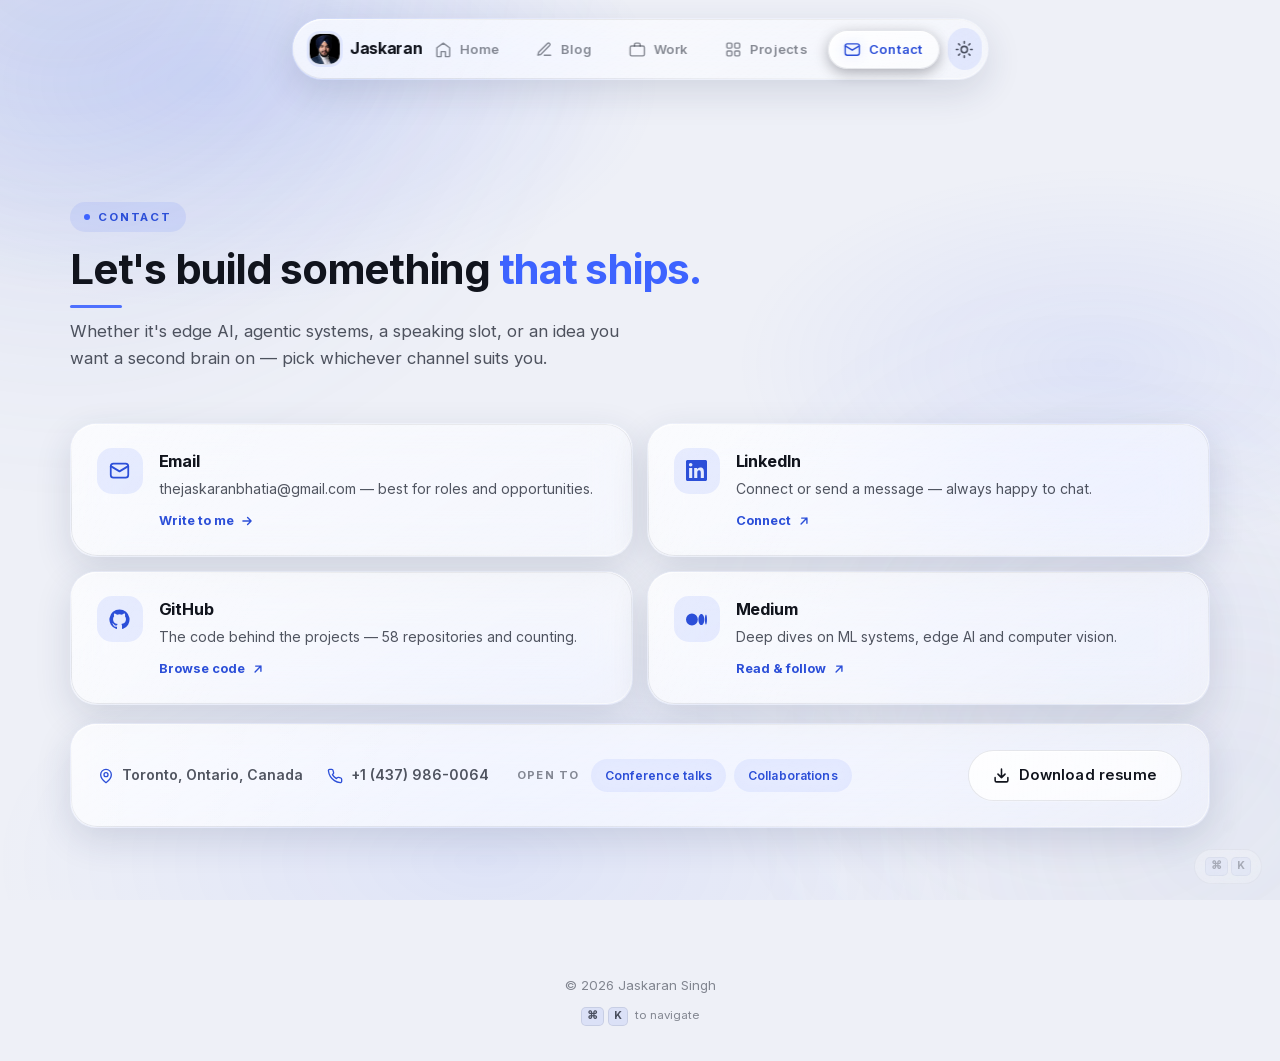
<file: contact.html>
<!DOCTYPE html>
<html lang="en">

<head>
  <meta charset="UTF-8">
  <meta name="viewport" content="width=device-width, initial-scale=1.0, viewport-fit=cover">
  <title>Contact — Jaskaran Singh</title>
  <meta name="description" content="Get in touch with Jaskaran Singh — Senior ML Engineer. Open to roles, conference talks and collaborations.">
  <meta name="theme-color" content="#07080d">

  <meta property="og:type" content="website">
  <meta property="og:title" content="Contact — Jaskaran Singh">
  <meta property="og:description" content="Get in touch — open to roles, conference talks and collaborations.">
  <meta property="og:image" content="https://thejaskaranbhatia.com/assets/images/og-card.png">
  <meta property="og:image:width" content="1200">
  <meta property="og:image:height" content="630">
  <meta name="twitter:card" content="summary_large_image">
  <meta name="twitter:title" content="Contact — Jaskaran Singh">
  <meta name="twitter:description" content="Get in touch — open to roles, conference talks and collaborations.">
  <meta name="twitter:image" content="https://thejaskaranbhatia.com/assets/images/og-card.png">

  <link rel="canonical" href="https://thejaskaranbhatia.com/contact.html">

  <link rel="shortcut icon" href="/assets/images/logo.ico" type="image/x-icon">

  <link rel="preload" href="/assets/fonts/inter-var.woff2" as="font" type="font/woff2" crossorigin>

  <link rel="stylesheet" href="/assets/css/main.css">
</head>

<body class="subbg">

  <div class="ambient" aria-hidden="true">
    <div class="blob blob-a"></div>
    <div class="blob blob-b"></div>
    <div class="blob blob-c"></div>
  </div>

  <nav class="dock glass" aria-label="Primary">
    <a class="dock-brand" href="/">
      <img class="mark-img" src="/assets/images/my-avatar.webp" alt="Jaskaran Singh">
      <span>Jaskaran</span>
    </a>

    <a class="dock-link" href="/">
      <svg viewBox="0 0 24 24" fill="none" stroke="currentColor" stroke-width="2" stroke-linecap="round" stroke-linejoin="round"><path d="M3 9.5 12 3l9 6.5V21a1 1 0 0 1-1 1h-5v-7h-6v7H4a1 1 0 0 1-1-1Z"/></svg>
      <span>Home</span>
    </a>
    <a class="dock-link" href="/blog.html">
      <svg viewBox="0 0 24 24" fill="none" stroke="currentColor" stroke-width="2" stroke-linecap="round" stroke-linejoin="round"><path d="M12 20h9"/><path d="M16.5 3.5a2.1 2.1 0 0 1 3 3L7 19l-4 1 1-4Z"/></svg>
      <span>Blog</span>
    </a>
    <a class="dock-link" href="/experience.html">
      <svg viewBox="0 0 24 24" fill="none" stroke="currentColor" stroke-width="2" stroke-linecap="round" stroke-linejoin="round"><rect x="2" y="7" width="20" height="14" rx="2"/><path d="M16 7V5a2 2 0 0 0-2-2h-4a2 2 0 0 0-2 2v2"/></svg>
      <span>Work</span>
    </a>
    <a class="dock-link" href="/projects.html">
      <svg viewBox="0 0 24 24" fill="none" stroke="currentColor" stroke-width="2" stroke-linecap="round" stroke-linejoin="round"><rect x="3" y="3" width="7" height="7" rx="1.5"/><rect x="14" y="3" width="7" height="7" rx="1.5"/><rect x="3" y="14" width="7" height="7" rx="1.5"/><rect x="14" y="14" width="7" height="7" rx="1.5"/></svg>
      <span>Projects</span>
    </a>
    <a class="dock-link active" href="/contact.html">
      <svg viewBox="0 0 24 24" fill="none" stroke="currentColor" stroke-width="2" stroke-linecap="round" stroke-linejoin="round"><rect x="2" y="4" width="20" height="16" rx="3"/><path d="m22 7-10 6L2 7"/></svg>
      <span>Contact</span>
    </a>

    <button class="theme-btn" data-theme-toggle aria-label="Toggle theme">
      <svg class="moon" viewBox="0 0 24 24" fill="none" stroke="currentColor" stroke-width="2" stroke-linecap="round" stroke-linejoin="round"><path d="M21 12.8A9 9 0 1 1 11.2 3 7 7 0 0 0 21 12.8Z"/></svg>
      <svg class="sun" viewBox="0 0 24 24" fill="none" stroke="currentColor" stroke-width="2" stroke-linecap="round" stroke-linejoin="round"><circle cx="12" cy="12" r="4"/><path d="M12 2v2m0 16v2M4.9 4.9l1.4 1.4m11.4 11.4 1.4 1.4M2 12h2m16 0h2M4.9 19.1l1.4-1.4M17.7 6.3l1.4-1.4"/></svg>
    </button>
  </nav>

  <main class="subpage">
    <section id="contact">
      <div class="wrap">
        <div class="section-head reveal">
          <span class="eyebrow">Contact</span>
          <h2 class="section-title">Let's build something <span class="grad-text">that ships.</span></h2>
          <p class="section-sub">Whether it's edge AI, agentic systems, a speaking slot, or an idea you want
            a second brain on — pick whichever channel suits you.</p>
        </div>

        <div class="method-grid" data-stagger>
          <a class="method-card glass reveal" href="mailto:thejaskaranbhatia@gmail.com">
            <span class="m-ico">
              <svg viewBox="0 0 24 24" fill="none" stroke="currentColor" stroke-width="2" stroke-linecap="round" stroke-linejoin="round"><rect x="2" y="4" width="20" height="16" rx="3"/><path d="m22 7-10 6L2 7"/></svg>
            </span>
            <div>
              <h3>Email</h3>
              <p>thejaskaranbhatia@gmail.com — best for roles and opportunities.</p>
              <span class="peek-more">Write to me
                <svg viewBox="0 0 24 24" fill="none" stroke="currentColor" stroke-width="2.4" stroke-linecap="round" stroke-linejoin="round"><path d="M5 12h14m-6-6 6 6-6 6"/></svg></span>
            </div>
          </a>

          <a class="method-card glass reveal" href="https://linkedin.com/in/jaskaran-bhatia" target="_blank" rel="noopener">
            <span class="m-ico">
              <svg viewBox="0 0 24 24" fill="currentColor"><path d="M20.45 20.45h-3.55v-5.57c0-1.33-.03-3.04-1.85-3.04-1.86 0-2.14 1.45-2.14 2.94v5.67H9.35V9h3.41v1.56h.05a3.74 3.74 0 0 1 3.37-1.85c3.6 0 4.27 2.37 4.27 5.46ZM5.34 7.43a2.06 2.06 0 1 1 0-4.12 2.06 2.06 0 0 1 0 4.12ZM7.12 20.45H3.55V9h3.57ZM22.22 0H1.77C.79 0 0 .77 0 1.72v20.55C0 23.23.79 24 1.77 24h20.45c.98 0 1.78-.77 1.78-1.73V1.72C24 .77 23.2 0 22.22 0Z"/></svg>
            </span>
            <div>
              <h3>LinkedIn</h3>
              <p>Connect or send a message — always happy to chat.</p>
              <span class="peek-more">Connect
                <svg viewBox="0 0 24 24" fill="none" stroke="currentColor" stroke-width="2.4" stroke-linecap="round" stroke-linejoin="round"><path d="M7 17 17 7m0 0H8m9 0v9"/></svg></span>
            </div>
          </a>

          <a class="method-card glass reveal" href="https://github.com/jaskaranbhatia" target="_blank" rel="noopener">
            <span class="m-ico">
              <svg viewBox="0 0 24 24" fill="currentColor"><path d="M12 .5a11.5 11.5 0 0 0-3.64 22.42c.58.1.79-.25.79-.55v-2.15c-3.2.7-3.88-1.36-3.88-1.36-.52-1.33-1.28-1.68-1.28-1.68-1.05-.72.08-.7.08-.7 1.16.08 1.77 1.18 1.77 1.18 1.03 1.77 2.7 1.26 3.36.96.1-.74.4-1.26.73-1.55-2.56-.29-5.25-1.28-5.25-5.68 0-1.26.45-2.28 1.18-3.09-.12-.29-.51-1.46.11-3.05 0 0 .97-.31 3.17 1.18a11 11 0 0 1 5.78 0c2.2-1.49 3.16-1.18 3.16-1.18.63 1.59.24 2.76.12 3.05.74.81 1.18 1.83 1.18 3.09 0 4.41-2.7 5.38-5.27 5.66.41.36.78 1.05.78 2.13v3.16c0 .3.2.66.8.55A11.5 11.5 0 0 0 12 .5Z"/></svg>
            </span>
            <div>
              <h3>GitHub</h3>
              <p>The code behind the projects — 58 repositories and counting.</p>
              <span class="peek-more">Browse code
                <svg viewBox="0 0 24 24" fill="none" stroke="currentColor" stroke-width="2.4" stroke-linecap="round" stroke-linejoin="round"><path d="M7 17 17 7m0 0H8m9 0v9"/></svg></span>
            </div>
          </a>

          <a class="method-card glass reveal" href="https://medium.com/@jaskaranbhatia" target="_blank" rel="noopener">
            <span class="m-ico">
              <svg viewBox="0 0 24 24" fill="currentColor"><path d="M13.54 12a6.8 6.8 0 0 1-6.77 6.82A6.8 6.8 0 0 1 0 12a6.8 6.8 0 0 1 6.77-6.82A6.8 6.8 0 0 1 13.54 12Zm7.42 0c0 3.54-1.51 6.42-3.38 6.42-1.87 0-3.39-2.88-3.39-6.42s1.52-6.42 3.39-6.42 3.38 2.87 3.38 6.42M24 12c0 3.17-.53 5.75-1.19 5.75-.66 0-1.19-2.58-1.19-5.75s.53-5.75 1.19-5.75S24 8.83 24 12Z"/></svg>
            </span>
            <div>
              <h3>Medium</h3>
              <p>Deep dives on ML systems, edge AI and computer vision.</p>
              <span class="peek-more">Read &amp; follow
                <svg viewBox="0 0 24 24" fill="none" stroke="currentColor" stroke-width="2.4" stroke-linecap="round" stroke-linejoin="round"><path d="M7 17 17 7m0 0H8m9 0v9"/></svg></span>
            </div>
          </a>
        </div>

        <div class="contact-extra glass reveal">
          <div class="ce-row">
            <span class="ce-item">
              <svg viewBox="0 0 24 24" fill="none" stroke="currentColor" stroke-width="2" stroke-linecap="round" stroke-linejoin="round"><path d="M20 10c0 6-8 12-8 12s-8-6-8-12a8 8 0 0 1 16 0Z"/><circle cx="12" cy="10" r="3"/></svg>
              Toronto, Ontario, Canada
            </span>
            <span class="ce-item">
              <svg viewBox="0 0 24 24" fill="none" stroke="currentColor" stroke-width="2" stroke-linecap="round" stroke-linejoin="round"><path d="M22 16.92v3a2 2 0 0 1-2.18 2 19.79 19.79 0 0 1-8.63-3.07 19.5 19.5 0 0 1-6-6 19.79 19.79 0 0 1-3.07-8.67A2 2 0 0 1 4.11 2h3a2 2 0 0 1 2 1.72c.12.96.37 1.9.72 2.81a2 2 0 0 1-.45 2.11L8.09 9.91a16 16 0 0 0 6 6l1.27-1.27a2 2 0 0 1 2.11-.45c.91.35 1.85.6 2.81.72A2 2 0 0 1 22 16.92Z"/></svg>
              +1 (437) 986-0064
            </span>
          </div>

          <div class="ce-open">
            <span class="ce-label">Open to</span>
            <div class="chip-row">
              <span class="chip chip-tonal">Conference talks</span>
              <span class="chip chip-tonal">Collaborations</span>
            </div>
          </div>

          <a class="btn btn-glass" href="/assets/Jaskaran_Singh_Resume.pdf" download>
            <svg viewBox="0 0 24 24" fill="none" stroke="currentColor" stroke-width="2.2" stroke-linecap="round" stroke-linejoin="round"><path d="M21 15v4a2 2 0 0 1-2 2H5a2 2 0 0 1-2-2v-4m4-5 5 5 5-5m-5 5V3"/></svg>
            Download resume
          </a>
        </div>
      </div>
    </section>
  </main>

  <footer>
    <div class="wrap">
      <p>© <span id="year">2026</span> Jaskaran Singh</p>
    </div>
  </footer>

  <script src="/assets/js/main.js" defer></script>
</body>

</html>
</file>
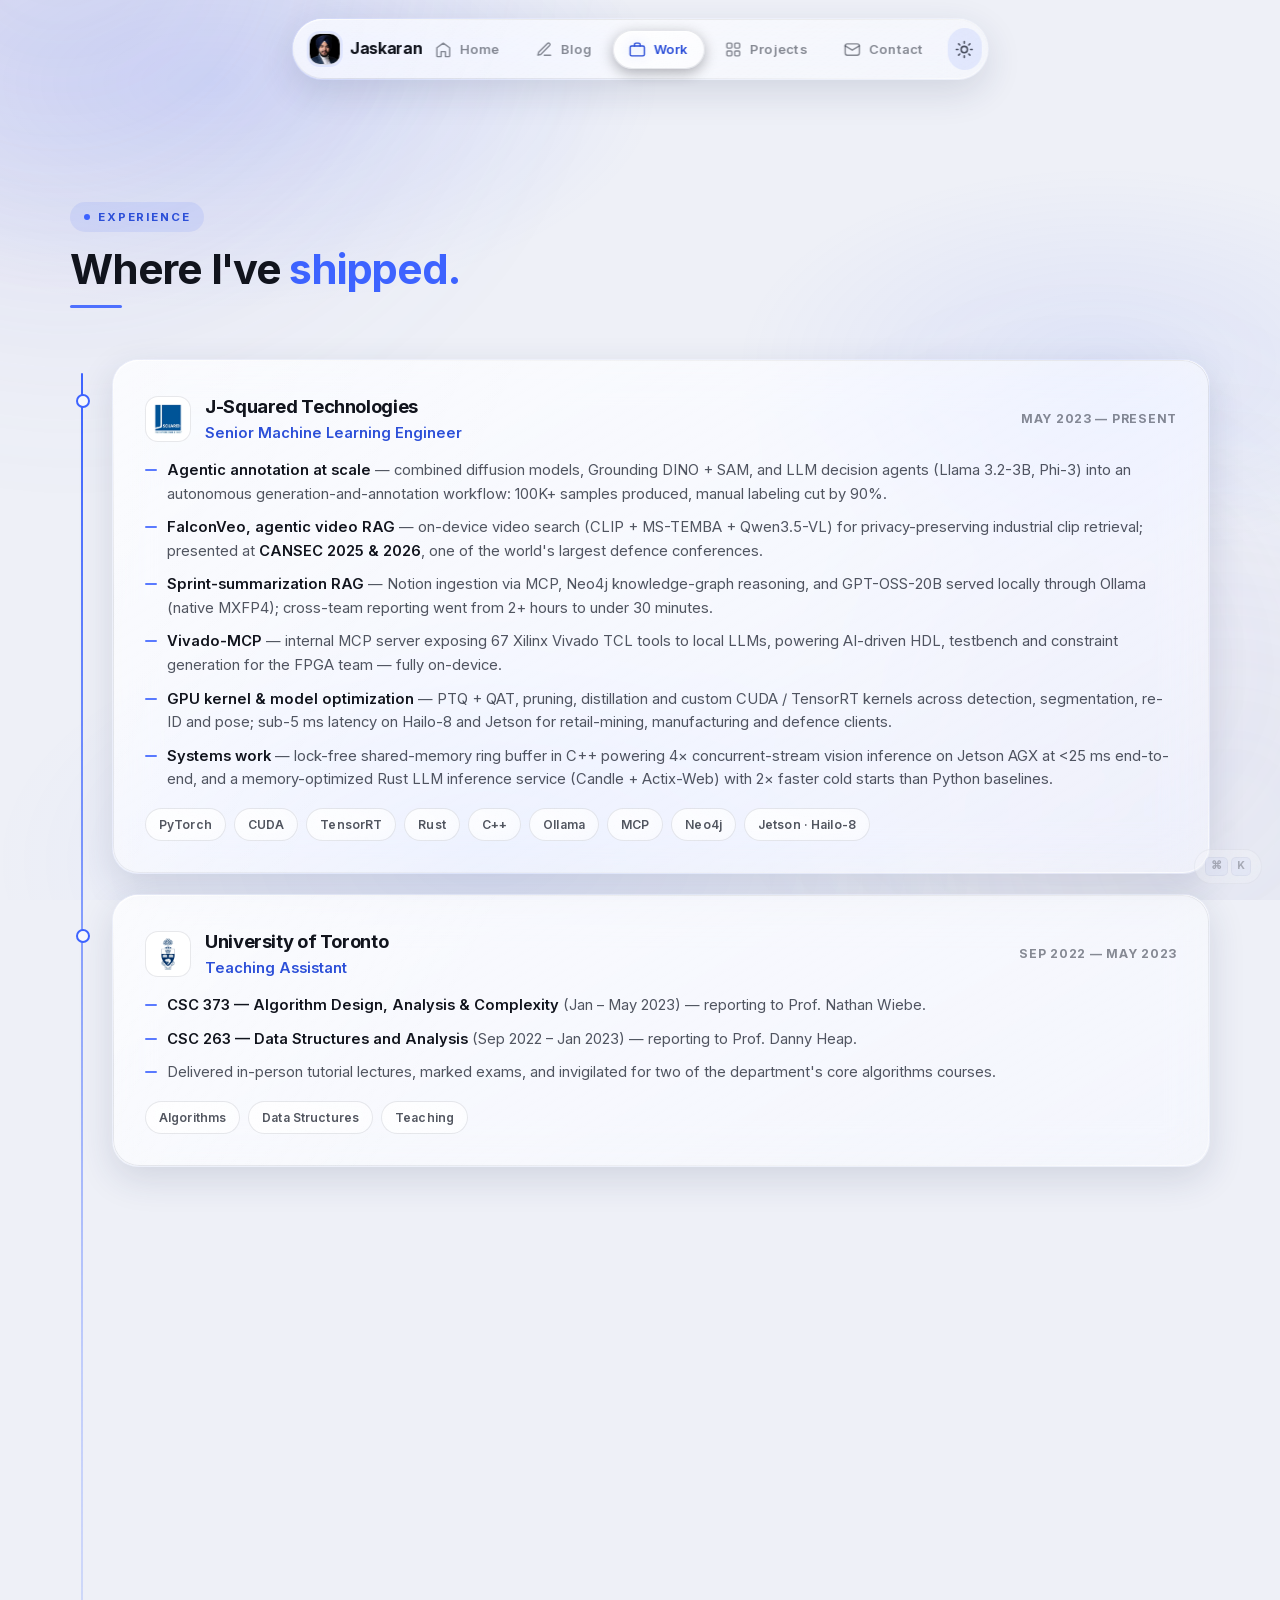
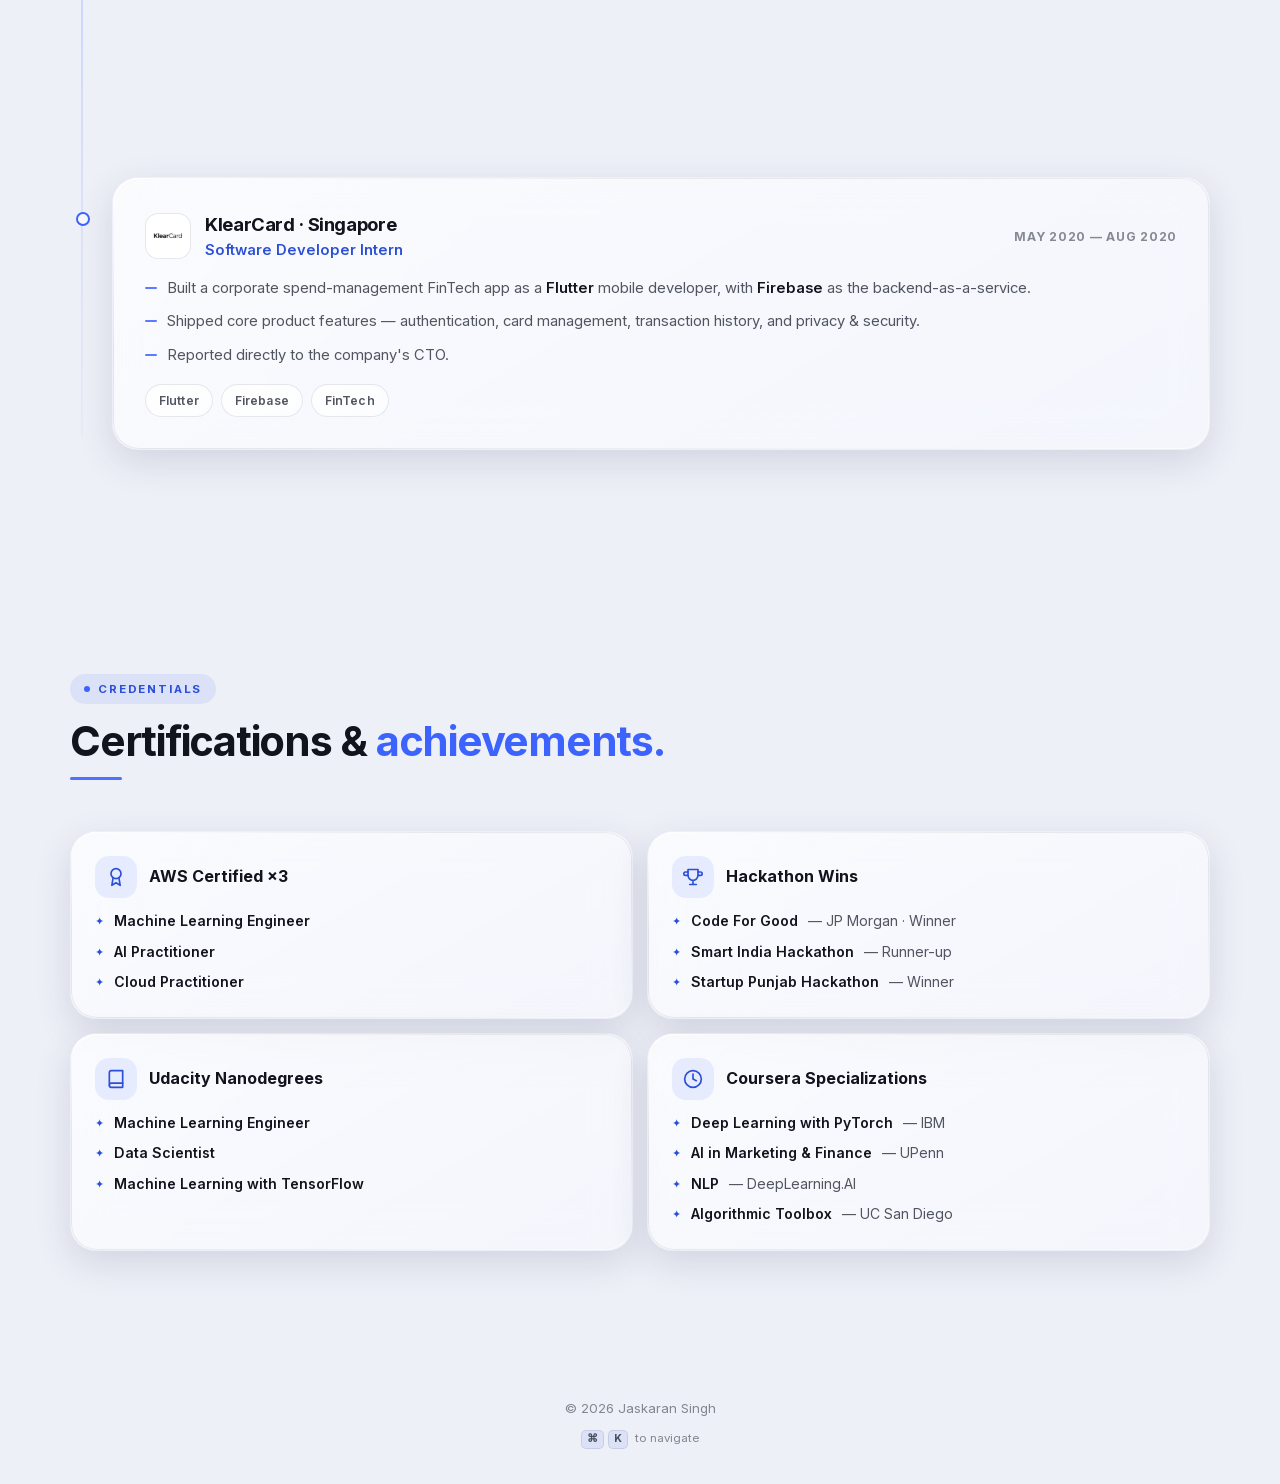
<file: experience.html>
<!DOCTYPE html>
<html lang="en">

<head>
  <meta charset="UTF-8">
  <meta name="viewport" content="width=device-width, initial-scale=1.0, viewport-fit=cover">
  <title>Experience — Jaskaran Singh</title>
  <meta name="description" content="Work experience, certifications and achievements of Jaskaran Singh — Senior ML Engineer.">
  <meta name="theme-color" content="#07080d">

  <meta property="og:type" content="website">
  <meta property="og:title" content="Experience — Jaskaran Singh">
  <meta property="og:description" content="Work experience, certifications and achievements of Jaskaran Singh — Senior ML Engineer.">

  <meta property="og:image" content="https://thejaskaranbhatia.com/assets/images/og-card.png">

  <meta property="og:image:width" content="1200">
  <meta property="og:image:height" content="630">
  <meta name="twitter:card" content="summary_large_image">
  <meta name="twitter:title" content="Experience — Jaskaran Singh">
  <meta name="twitter:description" content="Work experience, certifications and achievements of Jaskaran Singh — Senior ML Engineer.">
  <meta name="twitter:image" content="https://thejaskaranbhatia.com/assets/images/og-card.png">

  <link rel="canonical" href="https://thejaskaranbhatia.com/experience.html">

  <link rel="shortcut icon" href="/assets/images/logo.ico" type="image/x-icon">

  <link rel="preload" href="/assets/fonts/inter-var.woff2" as="font" type="font/woff2" crossorigin>

  <link rel="stylesheet" href="/assets/css/main.css">
</head>

<body class="subbg">

  <div class="ambient" aria-hidden="true">
    <div class="blob blob-a"></div>
    <div class="blob blob-b"></div>
    <div class="blob blob-c"></div>
  </div>

  <nav class="dock glass" aria-label="Primary">
    <a class="dock-brand" href="/">
      <img class="mark-img" src="/assets/images/my-avatar.webp" alt="Jaskaran Singh">
      <span>Jaskaran</span>
    </a>

    <a class="dock-link" href="/">
      <svg viewBox="0 0 24 24" fill="none" stroke="currentColor" stroke-width="2" stroke-linecap="round" stroke-linejoin="round"><path d="M3 9.5 12 3l9 6.5V21a1 1 0 0 1-1 1h-5v-7h-6v7H4a1 1 0 0 1-1-1Z"/></svg>
      <span>Home</span>
    </a>
    <a class="dock-link" href="/blog.html">
      <svg viewBox="0 0 24 24" fill="none" stroke="currentColor" stroke-width="2" stroke-linecap="round" stroke-linejoin="round"><path d="M12 20h9"/><path d="M16.5 3.5a2.1 2.1 0 0 1 3 3L7 19l-4 1 1-4Z"/></svg>
      <span>Blog</span>
    </a>
    <a class="dock-link active" href="/experience.html">
      <svg viewBox="0 0 24 24" fill="none" stroke="currentColor" stroke-width="2" stroke-linecap="round" stroke-linejoin="round"><rect x="2" y="7" width="20" height="14" rx="2"/><path d="M16 7V5a2 2 0 0 0-2-2h-4a2 2 0 0 0-2 2v2"/></svg>
      <span>Work</span>
    </a>
    <a class="dock-link" href="/projects.html">
      <svg viewBox="0 0 24 24" fill="none" stroke="currentColor" stroke-width="2" stroke-linecap="round" stroke-linejoin="round"><rect x="3" y="3" width="7" height="7" rx="1.5"/><rect x="14" y="3" width="7" height="7" rx="1.5"/><rect x="3" y="14" width="7" height="7" rx="1.5"/><rect x="14" y="14" width="7" height="7" rx="1.5"/></svg>
      <span>Projects</span>
    </a>
    <a class="dock-link" href="/contact.html">
      <svg viewBox="0 0 24 24" fill="none" stroke="currentColor" stroke-width="2" stroke-linecap="round" stroke-linejoin="round"><rect x="2" y="4" width="20" height="16" rx="3"/><path d="m22 7-10 6L2 7"/></svg>
      <span>Contact</span>
    </a>

    <button class="theme-btn" data-theme-toggle aria-label="Toggle theme">
      <svg class="moon" viewBox="0 0 24 24" fill="none" stroke="currentColor" stroke-width="2" stroke-linecap="round" stroke-linejoin="round"><path d="M21 12.8A9 9 0 1 1 11.2 3 7 7 0 0 0 21 12.8Z"/></svg>
      <svg class="sun" viewBox="0 0 24 24" fill="none" stroke="currentColor" stroke-width="2" stroke-linecap="round" stroke-linejoin="round"><circle cx="12" cy="12" r="4"/><path d="M12 2v2m0 16v2M4.9 4.9l1.4 1.4m11.4 11.4 1.4 1.4M2 12h2m16 0h2M4.9 19.1l1.4-1.4M17.7 6.3l1.4-1.4"/></svg>
    </button>
  </nav>

  <main class="subpage">
    <!-- ================= EXPERIENCE ================= -->
    <section id="experience">
      <div class="wrap">
        <div class="section-head reveal">
          <span class="eyebrow">Experience</span>
          <h2 class="section-title">Where I've <span class="grad-text">shipped.</span></h2>
        </div>

        <div class="timeline" data-stagger>
          <article class="xp-card glass reveal">
            <div class="xp-head">
              <img class="xp-logo" src="/assets/images/logo-jsquared.webp" alt="J-Squared Technologies logo" width="46" height="46" loading="lazy">
              <div class="xp-headtext">
                <h3>J-Squared Technologies</h3>
                <p class="role">Senior Machine Learning Engineer</p>
              </div>
              <span class="dates">May 2023 — Present</span>
            </div>
            <ul data-clamp style="--clamp-h: 15em">
              <li><strong>Agentic annotation at scale</strong> — combined diffusion models, Grounding DINO + SAM,
                and LLM decision agents (Llama&nbsp;3.2-3B, Phi-3) into an autonomous generation-and-annotation
                workflow: 100K+ samples produced, manual labeling cut by 90%.</li>
              <li><strong>FalconVeo, agentic video RAG</strong> — on-device video search (CLIP + MS-TEMBA +
                Qwen3.5-VL) for privacy-preserving industrial clip retrieval; presented at
                <strong>CANSEC 2025 &amp; 2026</strong>, one of the world's largest defence conferences.</li>
              <li><strong>Sprint-summarization RAG</strong> — Notion ingestion via MCP, Neo4j knowledge-graph
                reasoning, and GPT-OSS-20B served locally through Ollama (native MXFP4); cross-team reporting
                went from 2+ hours to under 30 minutes.</li>
              <li><strong>Vivado-MCP</strong> — internal MCP server exposing 67 Xilinx Vivado TCL tools to local
                LLMs, powering AI-driven HDL, testbench and constraint generation for the FPGA team — fully
                on-device.</li>
              <li><strong>GPU kernel &amp; model optimization</strong> — PTQ + QAT, pruning, distillation and
                custom CUDA / TensorRT kernels across detection, segmentation, re-ID and pose; sub-5&nbsp;ms
                latency on Hailo-8 and Jetson for retail-mining, manufacturing and defence clients.</li>
              <li><strong>Systems work</strong> — lock-free shared-memory ring buffer in C++ powering 4×
                concurrent-stream vision inference on Jetson AGX at &lt;25&nbsp;ms end-to-end, and a
                memory-optimized Rust LLM inference service (Candle + Actix-Web) with 2× faster cold starts
                than Python baselines.</li>
            </ul>
            <div class="chip-row xp-chips">
              <span class="chip">PyTorch</span><span class="chip">CUDA</span><span class="chip">TensorRT</span>
              <span class="chip">Rust</span><span class="chip">C++</span><span class="chip">Ollama</span>
              <span class="chip">MCP</span><span class="chip">Neo4j</span><span class="chip">Jetson · Hailo-8</span>
            </div>
          </article>

          <article class="xp-card glass reveal">
            <div class="xp-head">
              <img class="xp-logo" src="/assets/images/logo-uoft.webp" alt="University of Toronto logo" width="46" height="46" loading="lazy">
              <div class="xp-headtext">
                <h3>University of Toronto</h3>
                <p class="role">Teaching Assistant</p>
              </div>
              <span class="dates">Sep 2022 — May 2023</span>
            </div>
            <ul>
              <li><strong>CSC 373 — Algorithm Design, Analysis &amp; Complexity</strong> (Jan – May 2023) —
                reporting to Prof. Nathan Wiebe.</li>
              <li><strong>CSC 263 — Data Structures and Analysis</strong> (Sep 2022 – Jan 2023) —
                reporting to Prof. Danny Heap.</li>
              <li>Delivered in-person tutorial lectures, marked exams, and invigilated for two of the
                department's core algorithms courses.</li>
            </ul>
            <div class="chip-row xp-chips">
              <span class="chip">Algorithms</span><span class="chip">Data Structures</span><span class="chip">Teaching</span>
            </div>
          </article>

          <article class="xp-card glass reveal">
            <div class="xp-head">
              <img class="xp-logo" src="/assets/images/logo-jpmc.webp" alt="JP Morgan Chase logo" width="46" height="46" loading="lazy">
              <div class="xp-headtext">
                <h3>JP Morgan Chase</h3>
                <p class="role">Software Engineer</p>
              </div>
              <span class="dates">Jan 2022 — Aug 2022</span>
            </div>
            <ul>
              <li>Migrated customer-facing CIB microservices from Angular to React (Hooks + Redux); A/B-tested
                rollout drove +10% engagement and faster page loads, earning a team recognition award.</li>
              <li>Designed and shipped .NET Core REST APIs for production financial transaction workflows,
                hardened with rate limiting, URL escaping, CORS and CSRF protection.</li>
            </ul>
            <div class="chip-row xp-chips">
              <span class="chip">React</span><span class="chip">Redux</span><span class="chip">.NET Core</span>
              <span class="chip">Microservices</span>
            </div>
          </article>

          <article class="xp-card glass reveal">
            <div class="xp-head">
              <img class="xp-logo" src="/assets/images/logo-scaler.webp" alt="Scaler Academy logo" width="46" height="46" loading="lazy">
              <div class="xp-headtext">
                <h3>Scaler Academy</h3>
                <p class="role">Software Development Engineer Intern</p>
              </div>
              <span class="dates">Jul 2021 — Dec 2021</span>
            </div>
            <ul>
              <li>Rebuilt the referral and newsletter dashboards plus embeddable marketing widgets in React;
                the redesigned referral flow doubled the conversion rate.</li>
              <li>Built Rails REST APIs and ActiveRecord models for referral tracking and growth analytics,
                with SQL migrations and Jenkins CI/CD on AWS.</li>
            </ul>
            <div class="chip-row xp-chips">
              <span class="chip">React</span><span class="chip">Ruby on Rails</span><span class="chip">AWS</span>
              <span class="chip">Jenkins</span>
            </div>
          </article>

          <article class="xp-card glass reveal">
            <div class="xp-head">
              <img class="xp-logo" src="/assets/images/logo-klearcard.webp" alt="KlearCard logo" width="46" height="46" loading="lazy">
              <div class="xp-headtext">
                <h3>KlearCard · Singapore</h3>
                <p class="role">Software Developer Intern</p>
              </div>
              <span class="dates">May 2020 — Aug 2020</span>
            </div>
            <ul>
              <li>Built a corporate spend-management FinTech app as a <strong>Flutter</strong> mobile
                developer, with <strong>Firebase</strong> as the backend-as-a-service.</li>
              <li>Shipped core product features — authentication, card management, transaction history,
                and privacy &amp; security.</li>
              <li>Reported directly to the company's CTO.</li>
            </ul>
            <div class="chip-row xp-chips">
              <span class="chip">Flutter</span><span class="chip">Firebase</span><span class="chip">FinTech</span>
            </div>
          </article>
        </div>
      </div>
    </section>

    <!-- ================= ACHIEVEMENTS ================= -->
    <section id="achievements">
      <div class="wrap">
        <div class="section-head reveal">
          <span class="eyebrow">Credentials</span>
          <h2 class="section-title">Certifications &amp; <span class="grad-text">achievements.</span></h2>
        </div>

        <div class="ach-grid" data-stagger>
          <div class="ach-card glass reveal">
            <div class="a-head">
              <div class="a-icon">
                <svg viewBox="0 0 24 24" fill="none" stroke="currentColor" stroke-width="2" stroke-linecap="round" stroke-linejoin="round"><circle cx="12" cy="8" r="6"/><path d="M15.5 13 17 22l-5-3-5 3 1.5-9"/></svg>
              </div>
              <h3>AWS Certified ×3</h3>
            </div>
            <ul>
              <li><strong>Machine Learning Engineer</strong></li>
              <li><strong>AI Practitioner</strong></li>
              <li><strong>Cloud Practitioner</strong></li>
            </ul>
          </div>

          <div class="ach-card glass reveal">
            <div class="a-head">
              <div class="a-icon">
                <svg viewBox="0 0 24 24" fill="none" stroke="currentColor" stroke-width="2" stroke-linecap="round" stroke-linejoin="round"><path d="M8 21h8m-4-4v4M6 3h12v7a6 6 0 0 1-12 0V3Z"/><path d="M6 6H3a2 2 0 0 0 0 4h3m12-4h3a2 2 0 0 1 0 4h-3"/></svg>
              </div>
              <h3>Hackathon Wins</h3>
            </div>
            <ul>
              <li><strong>Code For Good</strong> — JP Morgan · Winner</li>
              <li><strong>Smart India Hackathon</strong> — Runner-up</li>
              <li><strong>Startup Punjab Hackathon</strong> — Winner</li>
            </ul>
          </div>

          <div class="ach-card glass reveal">
            <div class="a-head">
              <div class="a-icon">
                <svg viewBox="0 0 24 24" fill="none" stroke="currentColor" stroke-width="2" stroke-linecap="round" stroke-linejoin="round"><path d="M4 19.5A2.5 2.5 0 0 1 6.5 17H20V2H6.5A2.5 2.5 0 0 0 4 4.5v15Z"/><path d="M4 19.5A2.5 2.5 0 0 0 6.5 22H20v-5"/></svg>
              </div>
              <h3>Udacity Nanodegrees</h3>
            </div>
            <ul>
              <li><strong>Machine Learning Engineer</strong></li>
              <li><strong>Data Scientist</strong></li>
              <li><strong>Machine Learning with TensorFlow</strong></li>
            </ul>
          </div>

          <div class="ach-card glass reveal">
            <div class="a-head">
              <div class="a-icon">
                <svg viewBox="0 0 24 24" fill="none" stroke="currentColor" stroke-width="2" stroke-linecap="round" stroke-linejoin="round"><circle cx="12" cy="12" r="10"/><path d="M12 6v6l4 2"/></svg>
              </div>
              <h3>Coursera Specializations</h3>
            </div>
            <ul>
              <li><strong>Deep Learning with PyTorch</strong> — IBM</li>
              <li><strong>AI in Marketing &amp; Finance</strong> — UPenn</li>
              <li><strong>NLP</strong> — DeepLearning.AI</li>
              <li><strong>Algorithmic Toolbox</strong> — UC San Diego</li>
            </ul>
          </div>
        </div>
      </div>
    </section>


  </main>

  <footer>
    <div class="wrap">
      <p>© <span id="year">2026</span> Jaskaran Singh</p>
    </div>
  </footer>

  <script src="/assets/js/main.js" defer></script>
</body>

</html>
</file>
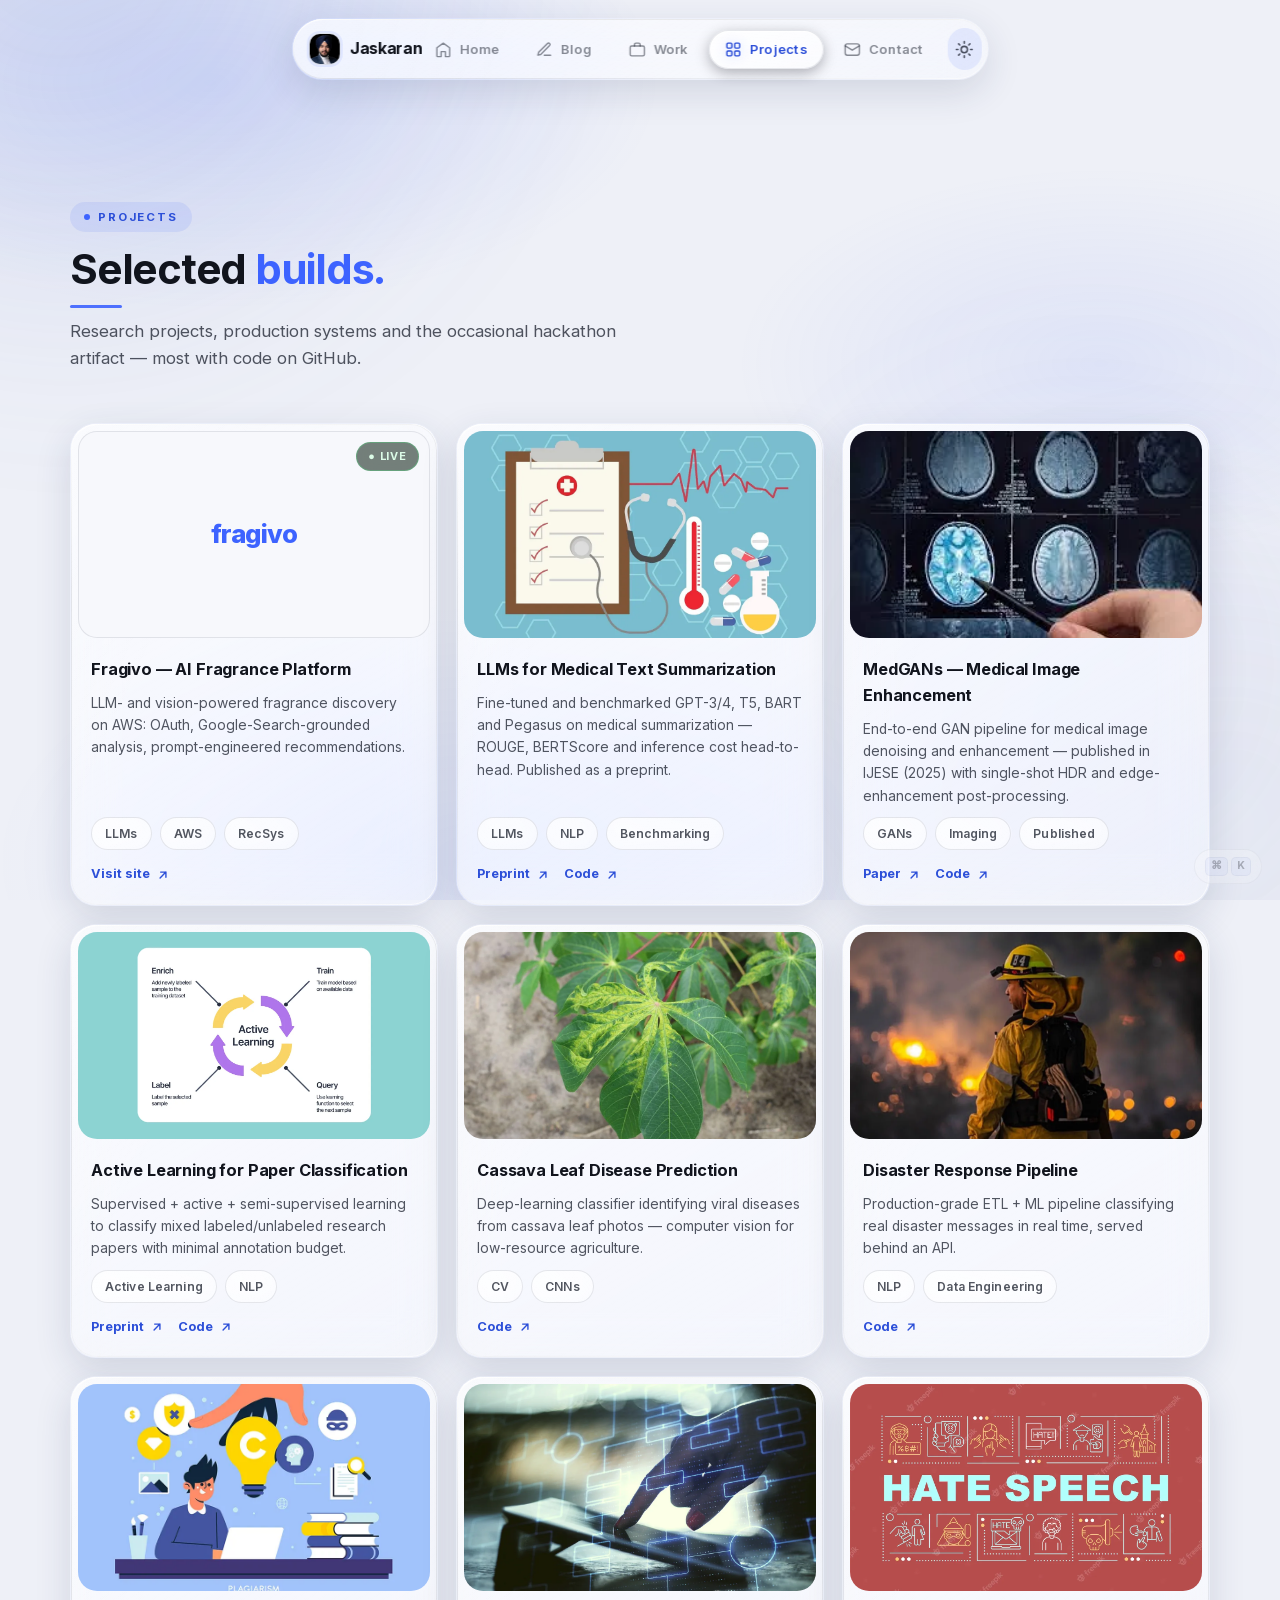
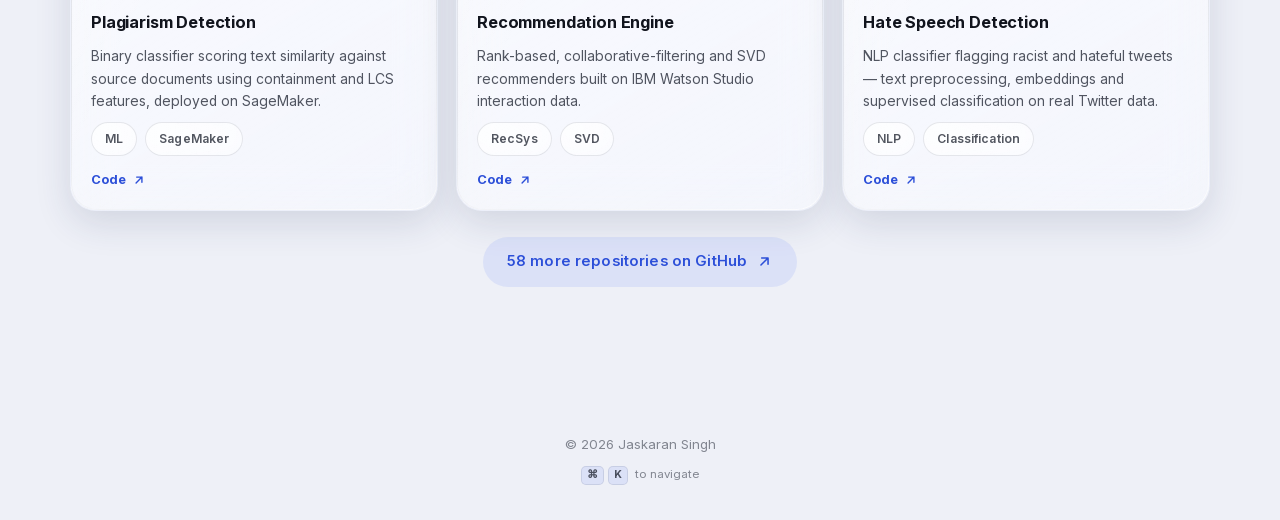
<file: projects.html>
<!DOCTYPE html>
<html lang="en">

<head>
  <meta charset="UTF-8">
  <meta name="viewport" content="width=device-width, initial-scale=1.0, viewport-fit=cover">
  <title>Projects — Jaskaran Singh</title>
  <meta name="description" content="Selected ML and software projects by Jaskaran Singh — research, production systems and more.">
  <meta name="theme-color" content="#07080d">

  <meta property="og:type" content="website">
  <meta property="og:title" content="Projects — Jaskaran Singh">
  <meta property="og:description" content="Selected ML and software projects by Jaskaran Singh — research, production systems and more.">

  <meta property="og:image" content="https://thejaskaranbhatia.com/assets/images/og-card.png">

  <meta property="og:image:width" content="1200">
  <meta property="og:image:height" content="630">
  <meta name="twitter:card" content="summary_large_image">
  <meta name="twitter:title" content="Projects — Jaskaran Singh">
  <meta name="twitter:description" content="Selected ML and software projects by Jaskaran Singh — research, production systems and more.">
  <meta name="twitter:image" content="https://thejaskaranbhatia.com/assets/images/og-card.png">

  <link rel="canonical" href="https://thejaskaranbhatia.com/projects.html">

  <link rel="shortcut icon" href="/assets/images/logo.ico" type="image/x-icon">

  <link rel="preload" href="/assets/fonts/inter-var.woff2" as="font" type="font/woff2" crossorigin>

  <link rel="stylesheet" href="/assets/css/main.css">
</head>

<body class="subbg">

  <div class="ambient" aria-hidden="true">
    <div class="blob blob-a"></div>
    <div class="blob blob-b"></div>
    <div class="blob blob-c"></div>
  </div>

  <nav class="dock glass" aria-label="Primary">
    <a class="dock-brand" href="/">
      <img class="mark-img" src="/assets/images/my-avatar.webp" alt="Jaskaran Singh">
      <span>Jaskaran</span>
    </a>

    <a class="dock-link" href="/">
      <svg viewBox="0 0 24 24" fill="none" stroke="currentColor" stroke-width="2" stroke-linecap="round" stroke-linejoin="round"><path d="M3 9.5 12 3l9 6.5V21a1 1 0 0 1-1 1h-5v-7h-6v7H4a1 1 0 0 1-1-1Z"/></svg>
      <span>Home</span>
    </a>
    <a class="dock-link" href="/blog.html">
      <svg viewBox="0 0 24 24" fill="none" stroke="currentColor" stroke-width="2" stroke-linecap="round" stroke-linejoin="round"><path d="M12 20h9"/><path d="M16.5 3.5a2.1 2.1 0 0 1 3 3L7 19l-4 1 1-4Z"/></svg>
      <span>Blog</span>
    </a>
    <a class="dock-link" href="/experience.html">
      <svg viewBox="0 0 24 24" fill="none" stroke="currentColor" stroke-width="2" stroke-linecap="round" stroke-linejoin="round"><rect x="2" y="7" width="20" height="14" rx="2"/><path d="M16 7V5a2 2 0 0 0-2-2h-4a2 2 0 0 0-2 2v2"/></svg>
      <span>Work</span>
    </a>
    <a class="dock-link active" href="/projects.html">
      <svg viewBox="0 0 24 24" fill="none" stroke="currentColor" stroke-width="2" stroke-linecap="round" stroke-linejoin="round"><rect x="3" y="3" width="7" height="7" rx="1.5"/><rect x="14" y="3" width="7" height="7" rx="1.5"/><rect x="3" y="14" width="7" height="7" rx="1.5"/><rect x="14" y="14" width="7" height="7" rx="1.5"/></svg>
      <span>Projects</span>
    </a>
    <a class="dock-link" href="/contact.html">
      <svg viewBox="0 0 24 24" fill="none" stroke="currentColor" stroke-width="2" stroke-linecap="round" stroke-linejoin="round"><rect x="2" y="4" width="20" height="16" rx="3"/><path d="m22 7-10 6L2 7"/></svg>
      <span>Contact</span>
    </a>

    <button class="theme-btn" data-theme-toggle aria-label="Toggle theme">
      <svg class="moon" viewBox="0 0 24 24" fill="none" stroke="currentColor" stroke-width="2" stroke-linecap="round" stroke-linejoin="round"><path d="M21 12.8A9 9 0 1 1 11.2 3 7 7 0 0 0 21 12.8Z"/></svg>
      <svg class="sun" viewBox="0 0 24 24" fill="none" stroke="currentColor" stroke-width="2" stroke-linecap="round" stroke-linejoin="round"><circle cx="12" cy="12" r="4"/><path d="M12 2v2m0 16v2M4.9 4.9l1.4 1.4m11.4 11.4 1.4 1.4M2 12h2m16 0h2M4.9 19.1l1.4-1.4M17.7 6.3l1.4-1.4"/></svg>
    </button>
  </nav>

  <main class="subpage">
    <!-- ================= PROJECTS ================= -->
    <section id="projects">
      <div class="wrap">
        <div class="section-head reveal">
          <span class="eyebrow">Projects</span>
          <h2 class="section-title">Selected <span class="grad-text">builds.</span></h2>
          <p class="section-sub">Research projects, production systems and the occasional hackathon artifact —
            most with code on GitHub.</p>
        </div>

        <div class="proj-grid" data-stagger>

          <article class="proj-card glass reveal" data-tilt>
            <div class="proj-media proj-media-grad">
              <span class="wordmark">fragivo</span>
              <span class="live-badge">● LIVE</span>
            </div>
            <div class="proj-body">
              <h3>Fragivo — AI Fragrance Platform</h3>
              <p>LLM- and vision-powered fragrance discovery on AWS: OAuth, Google-Search-grounded analysis,
                prompt-engineered recommendations.</p>
              <div class="chip-row"><span class="chip">LLMs</span><span class="chip">AWS</span><span class="chip">RecSys</span></div>
              <div class="proj-links">
                <a href="https://fragivo.com" target="_blank" rel="noopener">Visit site
                  <svg viewBox="0 0 24 24" fill="none" stroke="currentColor" stroke-width="2.4" stroke-linecap="round" stroke-linejoin="round"><path d="M7 17 17 7m0 0H8m9 0v9"/></svg></a>
              </div>
            </div>
          </article>

          <article class="proj-card glass reveal" data-tilt>
            <div class="proj-media"><img src="/assets/images/project-1.webp" alt="Medical text summarization" loading="lazy"></div>
            <div class="proj-body">
              <h3>LLMs for Medical Text Summarization</h3>
              <p>Fine-tuned and benchmarked GPT-3/4, T5, BART and Pegasus on medical summarization — ROUGE,
                BERTScore and inference cost head-to-head. Published as a preprint.</p>
              <div class="chip-row"><span class="chip">LLMs</span><span class="chip">NLP</span><span class="chip">Benchmarking</span></div>
              <div class="proj-links">
                <a href="https://osf.io/kn5f2/" target="_blank" rel="noopener">Preprint
                  <svg viewBox="0 0 24 24" fill="none" stroke="currentColor" stroke-width="2.4" stroke-linecap="round" stroke-linejoin="round"><path d="M7 17 17 7m0 0H8m9 0v9"/></svg></a>
                <a href="https://github.com/jaskaranbhatia/Medical_Text_Summarization_using_LLMs" target="_blank" rel="noopener">Code
                  <svg viewBox="0 0 24 24" fill="none" stroke="currentColor" stroke-width="2.4" stroke-linecap="round" stroke-linejoin="round"><path d="M7 17 17 7m0 0H8m9 0v9"/></svg></a>
              </div>
            </div>
          </article>

          <article class="proj-card glass reveal" data-tilt>
            <div class="proj-media"><img src="/assets/images/project-2.webp" alt="Medical image enhancement using GANs" loading="lazy"></div>
            <div class="proj-body">
              <h3>MedGANs — Medical Image Enhancement</h3>
              <p>End-to-end GAN pipeline for medical image denoising and enhancement — published in IJESE
                (2025) with single-shot HDR and edge-enhancement post-processing.</p>
              <div class="chip-row"><span class="chip">GANs</span><span class="chip">Imaging</span><span class="chip">Published</span></div>
              <div class="proj-links">
                <a href="https://doi.org/10.35940/ijese.E7430.13030225" target="_blank" rel="noopener">Paper
                  <svg viewBox="0 0 24 24" fill="none" stroke="currentColor" stroke-width="2.4" stroke-linecap="round" stroke-linejoin="round"><path d="M7 17 17 7m0 0H8m9 0v9"/></svg></a>
                <a href="https://github.com/jaskaranbhatia/MedGANs" target="_blank" rel="noopener">Code
                  <svg viewBox="0 0 24 24" fill="none" stroke="currentColor" stroke-width="2.4" stroke-linecap="round" stroke-linejoin="round"><path d="M7 17 17 7m0 0H8m9 0v9"/></svg></a>
              </div>
            </div>
          </article>

          <article class="proj-card glass reveal" data-tilt>
            <div class="proj-media"><img src="/assets/images/project-4.webp" alt="Active learning research paper classification" loading="lazy"></div>
            <div class="proj-body">
              <h3>Active Learning for Paper Classification</h3>
              <p>Supervised + active + semi-supervised learning to classify mixed labeled/unlabeled research
                papers with minimal annotation budget.</p>
              <div class="chip-row"><span class="chip">Active Learning</span><span class="chip">NLP</span></div>
              <div class="proj-links">
                <a href="https://osf.io/8nvxy/" target="_blank" rel="noopener">Preprint
                  <svg viewBox="0 0 24 24" fill="none" stroke="currentColor" stroke-width="2.4" stroke-linecap="round" stroke-linejoin="round"><path d="M7 17 17 7m0 0H8m9 0v9"/></svg></a>
                <a href="https://github.com/jaskaranbhatia/Active-Learning-based-Research-Paper-Classification" target="_blank" rel="noopener">Code
                  <svg viewBox="0 0 24 24" fill="none" stroke="currentColor" stroke-width="2.4" stroke-linecap="round" stroke-linejoin="round"><path d="M7 17 17 7m0 0H8m9 0v9"/></svg></a>
              </div>
            </div>
          </article>

          <article class="proj-card glass reveal" data-tilt>
            <div class="proj-media"><img src="/assets/images/project-3.webp" alt="Cassava leaf disease prediction" loading="lazy"></div>
            <div class="proj-body">
              <h3>Cassava Leaf Disease Prediction</h3>
              <p>Deep-learning classifier identifying viral diseases from cassava leaf photos — computer vision
                for low-resource agriculture.</p>
              <div class="chip-row"><span class="chip">CV</span><span class="chip">CNNs</span></div>
              <div class="proj-links">
                <a href="https://github.com/jaskaranbhatia/Cassava-Leaf-Disease-Prediction" target="_blank" rel="noopener">Code
                  <svg viewBox="0 0 24 24" fill="none" stroke="currentColor" stroke-width="2.4" stroke-linecap="round" stroke-linejoin="round"><path d="M7 17 17 7m0 0H8m9 0v9"/></svg></a>
              </div>
            </div>
          </article>

          <article class="proj-card glass reveal" data-tilt>
            <div class="proj-media"><img src="/assets/images/project-5.webp" alt="Disaster response pipeline" loading="lazy"></div>
            <div class="proj-body">
              <h3>Disaster Response Pipeline</h3>
              <p>Production-grade ETL + ML pipeline classifying real disaster messages in real time, served
                behind an API.</p>
              <div class="chip-row"><span class="chip">NLP</span><span class="chip">Data Engineering</span></div>
              <div class="proj-links">
                <a href="https://github.com/jaskaranbhatia/Disaster-Response-Pipelines" target="_blank" rel="noopener">Code
                  <svg viewBox="0 0 24 24" fill="none" stroke="currentColor" stroke-width="2.4" stroke-linecap="round" stroke-linejoin="round"><path d="M7 17 17 7m0 0H8m9 0v9"/></svg></a>
              </div>
            </div>
          </article>

          <article class="proj-card glass reveal" data-tilt>
            <div class="proj-media"><img src="/assets/images/project-8.webp" alt="Plagiarism detection" loading="lazy"></div>
            <div class="proj-body">
              <h3>Plagiarism Detection</h3>
              <p>Binary classifier scoring text similarity against source documents using containment and
                LCS features, deployed on SageMaker.</p>
              <div class="chip-row"><span class="chip">ML</span><span class="chip">SageMaker</span></div>
              <div class="proj-links">
                <a href="https://github.com/jaskaranbhatia/Plagiarism_Detection_ML" target="_blank" rel="noopener">Code
                  <svg viewBox="0 0 24 24" fill="none" stroke="currentColor" stroke-width="2.4" stroke-linecap="round" stroke-linejoin="round"><path d="M7 17 17 7m0 0H8m9 0v9"/></svg></a>
              </div>
            </div>
          </article>

          <article class="proj-card glass reveal" data-tilt>
            <div class="proj-media"><img src="/assets/images/project-12.webp" alt="Recommendation engine" loading="lazy"></div>
            <div class="proj-body">
              <h3>Recommendation Engine</h3>
              <p>Rank-based, collaborative-filtering and SVD recommenders built on IBM Watson Studio
                interaction data.</p>
              <div class="chip-row"><span class="chip">RecSys</span><span class="chip">SVD</span></div>
              <div class="proj-links">
                <a href="https://github.com/jaskaranbhatia/Recommendation-Engine" target="_blank" rel="noopener">Code
                  <svg viewBox="0 0 24 24" fill="none" stroke="currentColor" stroke-width="2.4" stroke-linecap="round" stroke-linejoin="round"><path d="M7 17 17 7m0 0H8m9 0v9"/></svg></a>
              </div>
            </div>
          </article>

          <article class="proj-card glass reveal" data-tilt>
            <div class="proj-media"><img src="/assets/images/project-7.webp" alt="Hate speech detection" loading="lazy"></div>
            <div class="proj-body">
              <h3>Hate Speech Detection</h3>
              <p>NLP classifier flagging racist and hateful tweets — text preprocessing, embeddings and
                supervised classification on real Twitter data.</p>
              <div class="chip-row"><span class="chip">NLP</span><span class="chip">Classification</span></div>
              <div class="proj-links">
                <a href="https://github.com/jaskaranbhatia/Twitter-Racist-Tweets-Classifier" target="_blank" rel="noopener">Code
                  <svg viewBox="0 0 24 24" fill="none" stroke="currentColor" stroke-width="2.4" stroke-linecap="round" stroke-linejoin="round"><path d="M7 17 17 7m0 0H8m9 0v9"/></svg></a>
              </div>
            </div>
          </article>

        </div>

        <div class="proj-more reveal">
          <a class="btn btn-tonal" href="https://github.com/jaskaranbhatia?tab=repositories" target="_blank" rel="noopener">
            58 more repositories on GitHub
            <svg viewBox="0 0 24 24" fill="none" stroke="currentColor" stroke-width="2.2" stroke-linecap="round" stroke-linejoin="round"><path d="M7 17 17 7m0 0H8m9 0v9"/></svg>
          </a>
        </div>
      </div>
    </section>


  </main>

  <footer>
    <div class="wrap">
      <p>© <span id="year">2026</span> Jaskaran Singh</p>
    </div>
  </footer>

  <script src="/assets/js/main.js" defer></script>
</body>

</html>
</file>
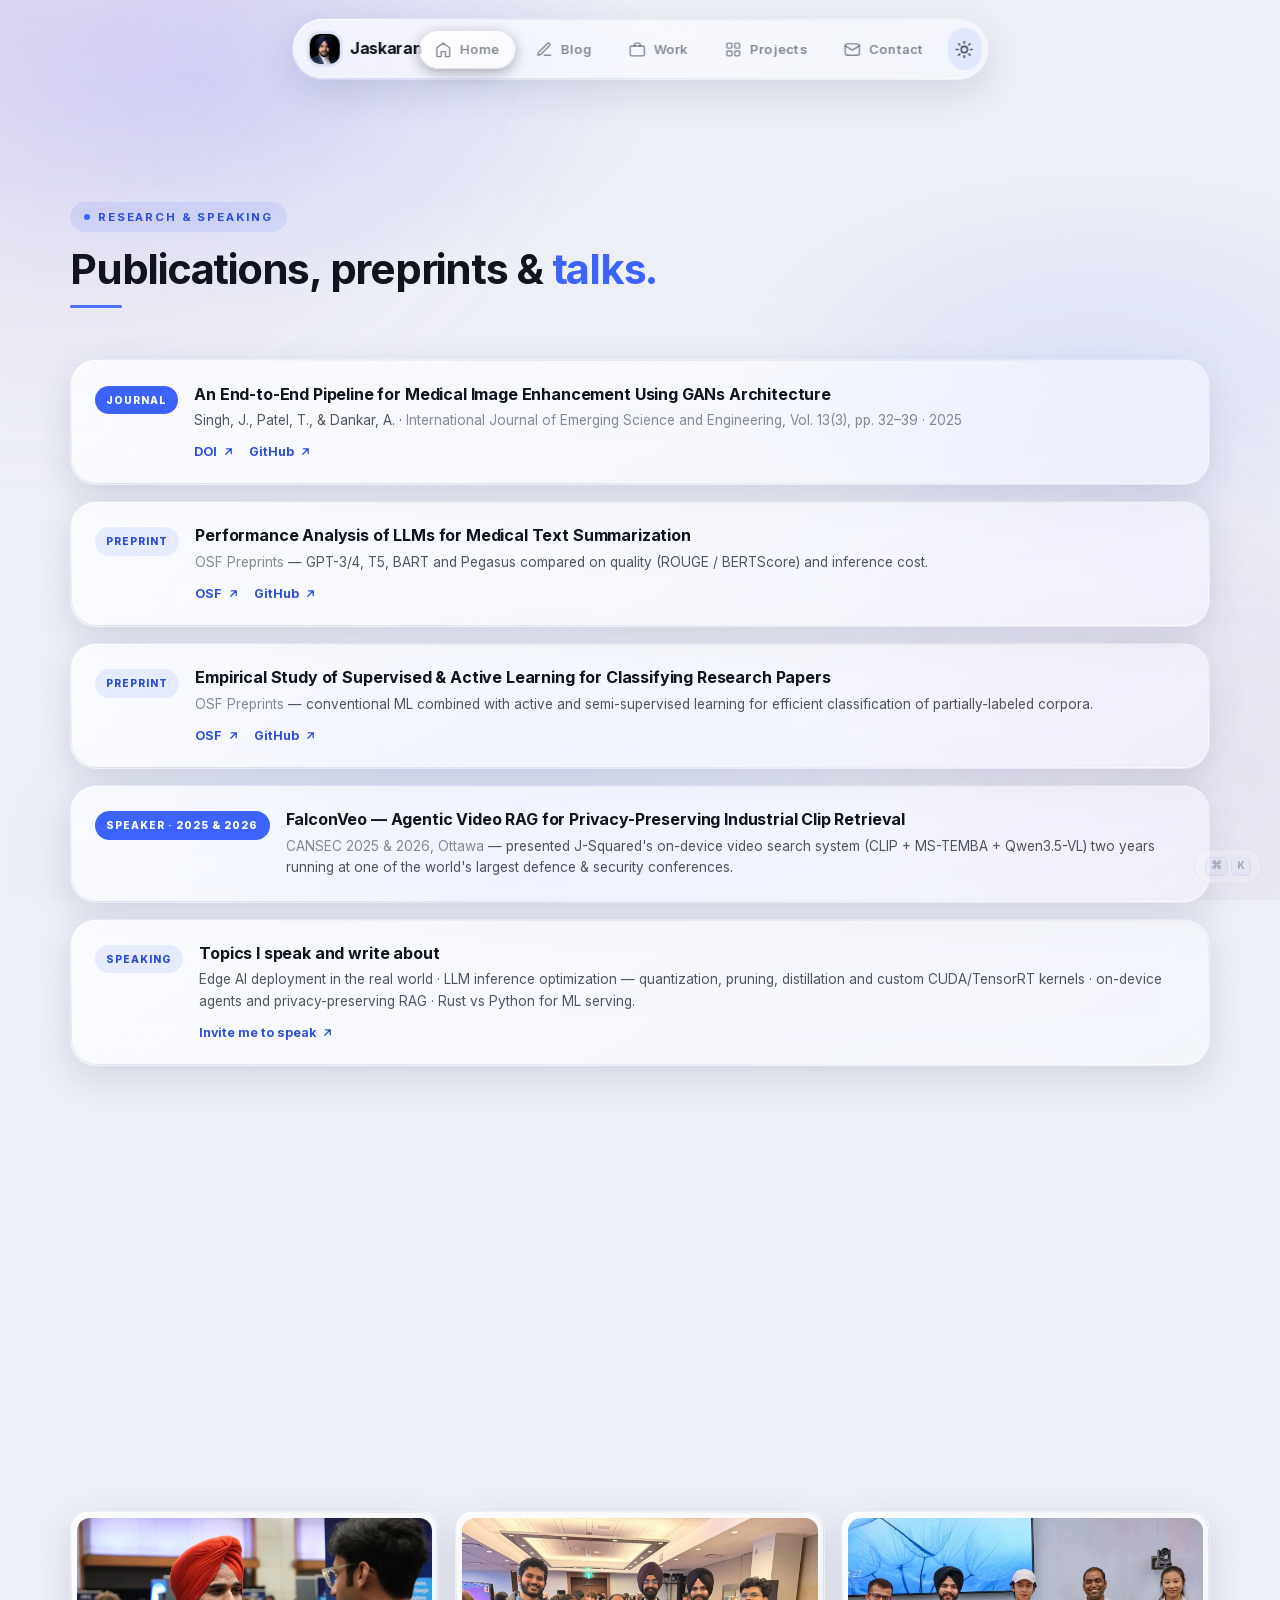
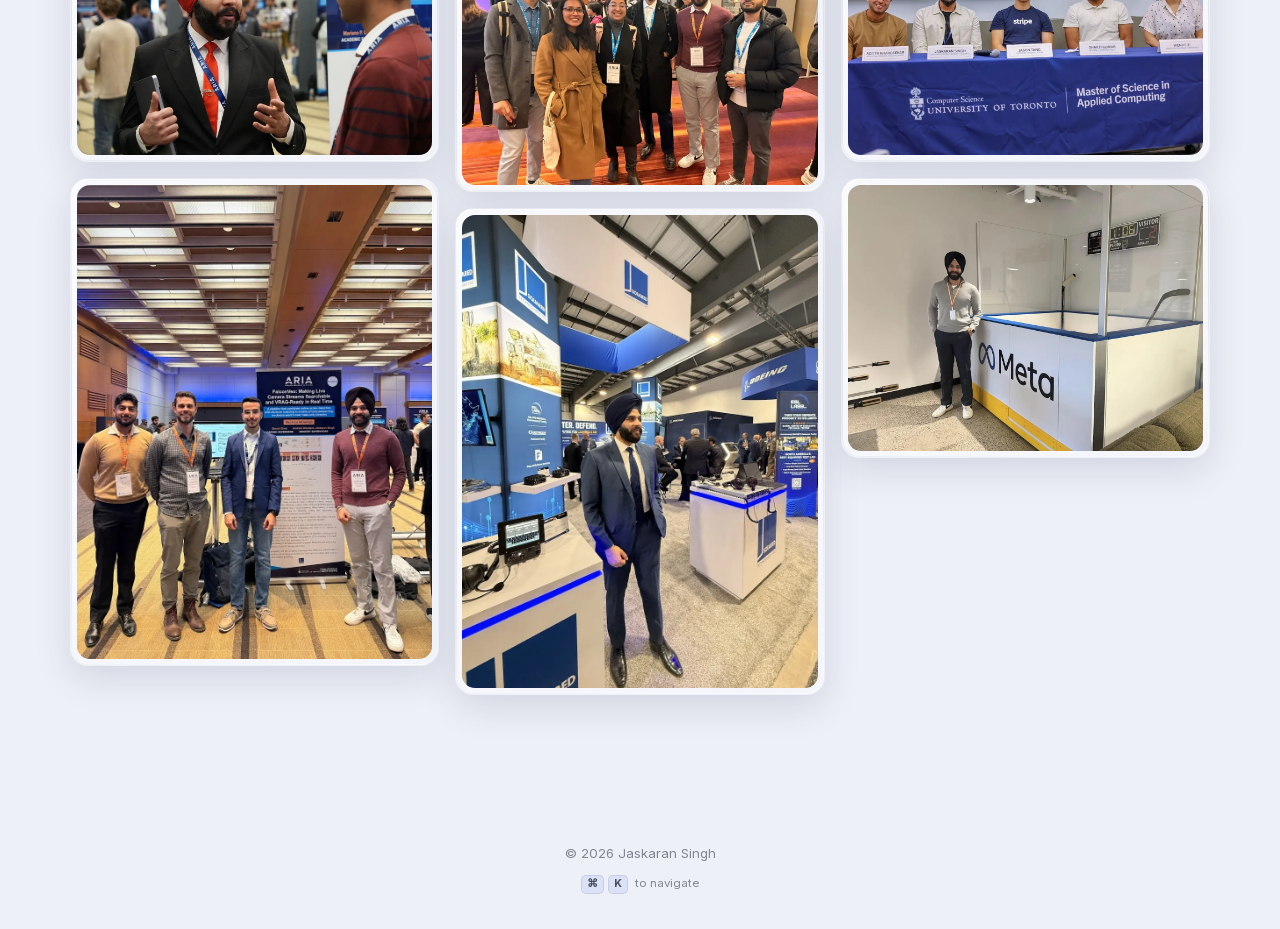
<file: research.html>
<!DOCTYPE html>
<html lang="en">

<head>
  <meta charset="UTF-8">
  <meta name="viewport" content="width=device-width, initial-scale=1.0, viewport-fit=cover">
  <title>Research & Speaking — Jaskaran Singh</title>
  <meta name="description" content="Publications, preprints, conference talks and speaking photos of Jaskaran Singh.">
  <meta name="theme-color" content="#07080d">

  <meta property="og:type" content="website">
  <meta property="og:title" content="Research & Speaking — Jaskaran Singh">
  <meta property="og:description" content="Publications, preprints, conference talks and speaking photos of Jaskaran Singh.">

  <meta property="og:image" content="https://thejaskaranbhatia.com/assets/images/og-card.png">

  <meta property="og:image:width" content="1200">
  <meta property="og:image:height" content="630">
  <meta name="twitter:card" content="summary_large_image">
  <meta name="twitter:title" content="Research & Speaking — Jaskaran Singh">
  <meta name="twitter:description" content="Publications, preprints, conference talks and speaking photos of Jaskaran Singh.">
  <meta name="twitter:image" content="https://thejaskaranbhatia.com/assets/images/og-card.png">

  <link rel="canonical" href="https://thejaskaranbhatia.com/research.html">

  <link rel="shortcut icon" href="/assets/images/logo.ico" type="image/x-icon">

  <link rel="preload" href="/assets/fonts/inter-var.woff2" as="font" type="font/woff2" crossorigin>

  <link rel="stylesheet" href="/assets/css/main.css">
</head>

<body class="subbg">

  <div class="ambient" aria-hidden="true">
    <div class="blob blob-a"></div>
    <div class="blob blob-b"></div>
    <div class="blob blob-c"></div>
  </div>

  <nav class="dock glass" aria-label="Primary">
    <a class="dock-brand" href="/">
      <img class="mark-img" src="/assets/images/my-avatar.webp" alt="Jaskaran Singh">
      <span>Jaskaran</span>
    </a>

    <a class="dock-link" href="/">
      <svg viewBox="0 0 24 24" fill="none" stroke="currentColor" stroke-width="2" stroke-linecap="round" stroke-linejoin="round"><path d="M3 9.5 12 3l9 6.5V21a1 1 0 0 1-1 1h-5v-7h-6v7H4a1 1 0 0 1-1-1Z"/></svg>
      <span>Home</span>
    </a>
    <a class="dock-link" href="/blog.html">
      <svg viewBox="0 0 24 24" fill="none" stroke="currentColor" stroke-width="2" stroke-linecap="round" stroke-linejoin="round"><path d="M12 20h9"/><path d="M16.5 3.5a2.1 2.1 0 0 1 3 3L7 19l-4 1 1-4Z"/></svg>
      <span>Blog</span>
    </a>
    <a class="dock-link" href="/experience.html">
      <svg viewBox="0 0 24 24" fill="none" stroke="currentColor" stroke-width="2" stroke-linecap="round" stroke-linejoin="round"><rect x="2" y="7" width="20" height="14" rx="2"/><path d="M16 7V5a2 2 0 0 0-2-2h-4a2 2 0 0 0-2 2v2"/></svg>
      <span>Work</span>
    </a>
    <a class="dock-link" href="/projects.html">
      <svg viewBox="0 0 24 24" fill="none" stroke="currentColor" stroke-width="2" stroke-linecap="round" stroke-linejoin="round"><rect x="3" y="3" width="7" height="7" rx="1.5"/><rect x="14" y="3" width="7" height="7" rx="1.5"/><rect x="3" y="14" width="7" height="7" rx="1.5"/><rect x="14" y="14" width="7" height="7" rx="1.5"/></svg>
      <span>Projects</span>
    </a>
    <a class="dock-link" href="/contact.html">
      <svg viewBox="0 0 24 24" fill="none" stroke="currentColor" stroke-width="2" stroke-linecap="round" stroke-linejoin="round"><rect x="2" y="4" width="20" height="16" rx="3"/><path d="m22 7-10 6L2 7"/></svg>
      <span>Contact</span>
    </a>

    <button class="theme-btn" data-theme-toggle aria-label="Toggle theme">
      <svg class="moon" viewBox="0 0 24 24" fill="none" stroke="currentColor" stroke-width="2" stroke-linecap="round" stroke-linejoin="round"><path d="M21 12.8A9 9 0 1 1 11.2 3 7 7 0 0 0 21 12.8Z"/></svg>
      <svg class="sun" viewBox="0 0 24 24" fill="none" stroke="currentColor" stroke-width="2" stroke-linecap="round" stroke-linejoin="round"><circle cx="12" cy="12" r="4"/><path d="M12 2v2m0 16v2M4.9 4.9l1.4 1.4m11.4 11.4 1.4 1.4M2 12h2m16 0h2M4.9 19.1l1.4-1.4M17.7 6.3l1.4-1.4"/></svg>
    </button>
  </nav>

  <main class="subpage">
    <!-- ================= PUBLICATIONS ================= -->
    <section id="publications">
      <div class="wrap">
        <div class="section-head reveal">
          <span class="eyebrow">Research &amp; Speaking</span>
          <h2 class="section-title">Publications, preprints &amp; <span class="grad-text">talks.</span></h2>
        </div>

        <div class="pub-list" data-stagger>
          <article class="pub-card glass reveal">
            <span class="pub-badge">Journal</span>
            <div>
              <h3>An End-to-End Pipeline for Medical Image Enhancement Using GANs Architecture</h3>
              <p class="venue">Singh, J., Patel, T., &amp; Dankar, A. ·
                <em>International Journal of Emerging Science and Engineering, Vol. 13(3), pp. 32–39 · 2025</em></p>
              <div class="pub-links">
                <a href="https://doi.org/10.35940/ijese.E7430.13030225" target="_blank" rel="noopener">DOI
                  <svg viewBox="0 0 24 24" fill="none" stroke="currentColor" stroke-width="2.4" stroke-linecap="round" stroke-linejoin="round"><path d="M7 17 17 7m0 0H8m9 0v9"/></svg></a>
                <a href="https://github.com/jaskaranbhatia/MedGANs" target="_blank" rel="noopener">GitHub
                  <svg viewBox="0 0 24 24" fill="none" stroke="currentColor" stroke-width="2.4" stroke-linecap="round" stroke-linejoin="round"><path d="M7 17 17 7m0 0H8m9 0v9"/></svg></a>
              </div>
            </div>
          </article>

          <article class="pub-card glass reveal">
            <span class="pub-badge alt">Preprint</span>
            <div>
              <h3>Performance Analysis of LLMs for Medical Text Summarization</h3>
              <p class="venue"><em>OSF Preprints</em> — GPT-3/4, T5, BART and Pegasus compared on quality
                (ROUGE / BERTScore) and inference cost.</p>
              <div class="pub-links">
                <a href="https://osf.io/kn5f2/" target="_blank" rel="noopener">OSF
                  <svg viewBox="0 0 24 24" fill="none" stroke="currentColor" stroke-width="2.4" stroke-linecap="round" stroke-linejoin="round"><path d="M7 17 17 7m0 0H8m9 0v9"/></svg></a>
                <a href="https://github.com/jaskaranbhatia/Medical_Text_Summarization_using_LLMs" target="_blank" rel="noopener">GitHub
                  <svg viewBox="0 0 24 24" fill="none" stroke="currentColor" stroke-width="2.4" stroke-linecap="round" stroke-linejoin="round"><path d="M7 17 17 7m0 0H8m9 0v9"/></svg></a>
              </div>
            </div>
          </article>

          <article class="pub-card glass reveal">
            <span class="pub-badge alt">Preprint</span>
            <div>
              <h3>Empirical Study of Supervised &amp; Active Learning for Classifying Research Papers</h3>
              <p class="venue"><em>OSF Preprints</em> — conventional ML combined with active and semi-supervised
                learning for efficient classification of partially-labeled corpora.</p>
              <div class="pub-links">
                <a href="https://osf.io/8nvxy/" target="_blank" rel="noopener">OSF
                  <svg viewBox="0 0 24 24" fill="none" stroke="currentColor" stroke-width="2.4" stroke-linecap="round" stroke-linejoin="round"><path d="M7 17 17 7m0 0H8m9 0v9"/></svg></a>
                <a href="https://github.com/jaskaranbhatia/Active-Learning-based-Research-Paper-Classification" target="_blank" rel="noopener">GitHub
                  <svg viewBox="0 0 24 24" fill="none" stroke="currentColor" stroke-width="2.4" stroke-linecap="round" stroke-linejoin="round"><path d="M7 17 17 7m0 0H8m9 0v9"/></svg></a>
              </div>
            </div>
          </article>

          <article class="pub-card glass reveal">
            <span class="pub-badge">Speaker · 2025 &amp; 2026</span>
            <div>
              <h3>FalconVeo — Agentic Video RAG for Privacy-Preserving Industrial Clip Retrieval</h3>
              <p class="venue"><em>CANSEC 2025 &amp; 2026, Ottawa</em> — presented J-Squared's on-device video
                search system (CLIP + MS-TEMBA + Qwen3.5-VL) two years running at one of the world's
                largest defence &amp; security conferences.</p>
            </div>
          </article>

          <article class="pub-card glass reveal">
            <span class="pub-badge alt">Speaking</span>
            <div>
              <h3>Topics I speak and write about</h3>
              <p class="venue">Edge AI deployment in the real world · LLM inference optimization — quantization,
                pruning, distillation and custom CUDA/TensorRT kernels · on-device agents and privacy-preserving
                RAG · Rust vs Python for ML serving.</p>
              <div class="pub-links">
                <a href="mailto:thejaskaranbhatia@gmail.com?subject=Speaking%20invitation">Invite me to speak
                  <svg viewBox="0 0 24 24" fill="none" stroke="currentColor" stroke-width="2.4" stroke-linecap="round" stroke-linejoin="round"><path d="M7 17 17 7m0 0H8m9 0v9"/></svg></a>
              </div>
            </div>
          </article>
        </div>
      </div>
    </section>

    <!-- ================= PHOTOS ================= -->
    <section id="photos">
      <div class="wrap">
        <div class="section-head reveal">
          <span class="eyebrow">Photos</span>
          <h2 class="section-title">On stage &amp; on the <span class="grad-text">demo floor.</span></h2>
          <p class="section-sub">Moments from conferences and showcases — presenting Edge AI and LLM work.</p>
        </div>

        <div class="gallery" data-stagger>
          <figure class="gallery-item glass reveal">
            <img src="/assets/images/conference1.webp" alt="Jaskaran presenting at a conference" loading="lazy">
          </figure>
          <figure class="gallery-item glass reveal">
            <img src="/assets/images/conference4.webp" alt="Jaskaran speaking with attendees at a conference" loading="lazy">
          </figure>
          <figure class="gallery-item glass reveal">
            <img src="/assets/images/conference3.webp" alt="Jaskaran demoing at a conference booth" loading="lazy">
          </figure>
          <figure class="gallery-item glass reveal">
            <img src="/assets/images/conference5.webp" alt="Jaskaran presenting his work" loading="lazy">
          </figure>
          <figure class="gallery-item glass reveal">
            <img src="/assets/images/conference2.webp" alt="Jaskaran in discussion at a conference" loading="lazy">
          </figure>
          <figure class="gallery-item glass reveal">
            <img src="/assets/images/conference6.webp" alt="Jaskaran at a conference showcase" loading="lazy">
          </figure>
        </div>
      </div>
    </section>


  </main>

  <footer>
    <div class="wrap">
      <p>© <span id="year">2026</span> Jaskaran Singh</p>
    </div>
  </footer>

  <script src="/assets/js/main.js" defer></script>
</body>

</html>
</file>
<file: assets/css/main.css>
/* ============================================================
   Jaskaran Singh — Portfolio
   Liquid Glass × Material design system · mobile-first
   ============================================================ */

@font-face {
  font-family: "Inter";
  font-style: normal;
  font-weight: 400 800;
  font-display: swap;
  src: url("/assets/fonts/inter-var.woff2") format("woff2");
}

/* ---------- Tokens ---------- */
:root {
  /* surfaces */
  --bg: #07080d;
  --bg-elev: #0c0e16;
  --ink: #f2f4fa;
  --ink-2: rgba(235, 239, 250, 0.72);
  --ink-3: rgba(228, 233, 248, 0.48);

  /* liquid glass */
  --glass: linear-gradient(150deg, rgba(255, 255, 255, 0.085), rgba(255, 255, 255, 0.028));
  --glass-strong: linear-gradient(150deg, rgba(255, 255, 255, 0.14), rgba(255, 255, 255, 0.05));
  --glass-border: rgba(255, 255, 255, 0.1);
  --glass-highlight: rgba(255, 255, 255, 0.16);
  /* glass edge lighting: bright where light hits, faint reflection below */
  --edge: linear-gradient(165deg,
    rgba(255, 255, 255, 0.32) 0%,
    rgba(255, 255, 255, 0.08) 28%,
    rgba(255, 255, 255, 0.03) 55%,
    rgba(255, 255, 255, 0.14) 100%);
  --edge-hover: linear-gradient(165deg,
    rgba(170, 190, 255, 0.55) 0%,
    rgba(138, 163, 255, 0.16) 30%,
    rgba(138, 163, 255, 0.06) 60%,
    rgba(170, 190, 255, 0.3) 100%);
  --glass-shadow: 0 10px 40px rgba(2, 4, 12, 0.45);
  --blur: 22px;

  /* material accents */
  --accent: #8aa3ff;
  --on-accent: #061024;
  --tonal: rgba(124, 156, 255, 0.14);
  --tonal-ink: #aebfff;
  --card-solid: #12151f;

  /* motion — Material 3 emphasized easing */
  --ease: cubic-bezier(0.2, 0, 0, 1);
  --ease-spring: cubic-bezier(0.34, 1.45, 0.5, 1);
  --t-fast: 180ms;
  --t-med: 360ms;
  --t-slow: 700ms;

  /* shape */
  --r-sm: 12px;
  --r-md: 18px;
  --r-lg: 26px;
  --r-xl: 34px;

  /* layout */
  --max-w: 1140px;
  --gutter: clamp(1.1rem, 4.5vw, 2.5rem);
  --dock-h: 64px;
}

[data-theme="light"] {
  --bg: #eef0f7;
  --bg-elev: #f7f8fc;
  --ink: #11141d;
  --ink-2: rgba(22, 27, 41, 0.74);
  --ink-3: rgba(22, 27, 41, 0.5);

  --glass: linear-gradient(150deg, rgba(255, 255, 255, 0.72), rgba(255, 255, 255, 0.38));
  --glass-strong: linear-gradient(150deg, rgba(255, 255, 255, 0.88), rgba(255, 255, 255, 0.55));
  --glass-border: rgba(20, 30, 60, 0.1);
  --glass-highlight: rgba(255, 255, 255, 0.9);
  --edge: linear-gradient(165deg,
    rgba(255, 255, 255, 0.95) 0%,
    rgba(20, 30, 60, 0.1) 30%,
    rgba(20, 30, 60, 0.08) 60%,
    rgba(255, 255, 255, 0.7) 100%);
  --edge-hover: linear-gradient(165deg,
    rgba(61, 99, 255, 0.5) 0%,
    rgba(61, 99, 255, 0.12) 30%,
    rgba(61, 99, 255, 0.08) 60%,
    rgba(61, 99, 255, 0.28) 100%);
  --glass-shadow: 0 12px 36px rgba(38, 50, 90, 0.14);

  --accent: #3d63ff;
  --on-accent: #ffffff;
  --tonal: rgba(61, 99, 255, 0.1);
  --tonal-ink: #2c4fd8;
  --card-solid: #fafbfe;
}

/* ---------- Reset ---------- */
*,
*::before,
*::after { box-sizing: border-box; margin: 0; padding: 0; }

html {
  overflow-x: clip;
  scroll-behavior: smooth;
  scroll-padding-top: calc(var(--dock-h) + 24px);
  -webkit-text-size-adjust: 100%;
}

body {
  font-family: "Inter", -apple-system, BlinkMacSystemFont, "SF Pro Display", "Segoe UI", Roboto, sans-serif;
  background: var(--bg);
  color: var(--ink);
  line-height: 1.6;
  font-size: 1rem;
  overflow-x: hidden;
  transition: background var(--t-med) var(--ease), color var(--t-med) var(--ease);
}

img { max-width: 100%; display: block; }
a { color: inherit; text-decoration: none; }
ul { list-style: none; }
button { font: inherit; color: inherit; background: none; border: none; cursor: pointer; }

::selection { background: rgba(124, 156, 255, 0.35); }

/* ---------- Ambient background ---------- */
.ambient {
  position: fixed;
  inset: 0;
  z-index: -2;
  overflow: hidden;
  pointer-events: none;
}

.ambient::after {
  /* fine grain so glass has something to refract */
  content: "";
  position: absolute;
  inset: 0;
  opacity: 0.5;
  background-image: url("data:image/svg+xml,%3Csvg xmlns='http://www.w3.org/2000/svg' width='160' height='160'%3E%3Cfilter id='n'%3E%3CfeTurbulence type='fractalNoise' baseFrequency='0.9' numOctaves='2'/%3E%3CfeColorMatrix values='0 0 0 0 1 0 0 0 0 1 0 0 0 0 1 0 0 0 0.035 0'/%3E%3C/filter%3E%3Crect width='160' height='160' filter='url(%23n)'/%3E%3C/svg%3E");
}

.ambient .blob {
  position: absolute;
  width: 65vmax;
  height: 65vmax;
  border-radius: 50%;
  /* section hue drift eases like changing room light */
  filter: blur(90px) hue-rotate(var(--drift-hue, 0deg));
  transition: filter 1.8s var(--ease);
  opacity: 0.4;
  will-change: transform;
}

.blob-a {
  top: -28vmax; left: -18vmax;
  background: radial-gradient(circle at 35% 35%, rgba(110, 134, 215, 0.3), transparent 65%);
  animation: drift-a 26s var(--ease) infinite alternate;
}

.blob-b {
  bottom: -30vmax; right: -22vmax;
  background: radial-gradient(circle at 60% 45%, rgba(150, 160, 200, 0.16), transparent 62%);
  animation: drift-b 32s var(--ease) infinite alternate;
}

.blob-c {
  top: 28%; left: 52%;
  width: 42vmax; height: 42vmax;
  background: radial-gradient(circle at 50% 50%, rgba(176, 188, 245, 0.12), transparent 60%);
  animation: drift-c 38s var(--ease) infinite alternate;
}

[data-theme="light"] .ambient .blob { opacity: 0.55; }

@keyframes drift-a { to { transform: translate(9vmax, 7vmax) scale(1.12); } }
@keyframes drift-b { to { transform: translate(-8vmax, -6vmax) scale(1.08); } }
@keyframes drift-c { to { transform: translate(-6vmax, 8vmax) scale(0.92); } }


/* ---------- Sub-page ambience boost ---------- */
/* These pages have no constellation behind the glass, so the backdrop gets
   pools of light for the blur to refract — that's what makes glass read
   as glass instead of a flat panel. */
.subbg .ambient::before {
  content: "";
  position: absolute;
  inset: -10%;
  background:
    radial-gradient(42% 30% at 22% 16%, rgba(122, 148, 240, 0.22), transparent 70%),
    radial-gradient(34% 26% at 80% 42%, rgba(152, 170, 240, 0.15), transparent 70%),
    radial-gradient(46% 34% at 40% 88%, rgba(108, 132, 218, 0.13), transparent 70%);
}

.subbg .ambient .blob { opacity: 0.62; }

[data-theme="light"] .subbg .ambient::before {
  background:
    radial-gradient(42% 30% at 22% 16%, rgba(61, 99, 255, 0.14), transparent 70%),
    radial-gradient(34% 26% at 80% 42%, rgba(90, 120, 255, 0.1), transparent 70%),
    radial-gradient(46% 34% at 40% 88%, rgba(61, 99, 255, 0.09), transparent 70%);
}

[data-theme="light"] .subbg .ambient .blob { opacity: 0.7; }

/* ---------- Glass primitives ---------- */
.glass {
  position: relative;
  border: 1px solid transparent;
  background:
    linear-gradient(115deg, rgba(255, 255, 255, 0.1) 0%, transparent 32%) padding-box,
    var(--glass) padding-box;
  -webkit-backdrop-filter: blur(var(--blur)) saturate(170%);
  backdrop-filter: blur(var(--blur)) saturate(170%);
  border-radius: var(--r-lg);
  box-shadow: var(--glass-shadow), inset 0 1px 0 var(--glass-highlight);
}

.glass::before {
  /* edge lighting: the gradient is masked down to the 1px border ring,
     so the translucent fill stays untouched */
  content: "";
  position: absolute;
  inset: 0;
  border-radius: inherit;
  padding: 1px;
  background: var(--edge);
  -webkit-mask: linear-gradient(#fff 0 0) content-box, linear-gradient(#fff 0 0);
  -webkit-mask-composite: xor;
  mask: linear-gradient(#fff 0 0) content-box, linear-gradient(#fff 0 0);
  mask-composite: exclude;
  pointer-events: none;
}

/* interactive cards: the edge catches the accent on hover */
a.glass:hover::before,
.proj-card:hover::before,
.post-card:hover::before,
.xp-card:hover::before,
.peek-card:hover::before,
.pub-card:hover::before,
.gallery-item:hover::before {
  background: var(--edge-hover);
}

/* ---------- Dock navigation ---------- */
.dock {
  position: fixed;
  z-index: 60;
  left: 50%;
  transform: translateX(-50%);
  bottom: max(14px, env(safe-area-inset-bottom));
  display: flex;
  align-items: center;
  gap: 2px;
  padding: 6px;
  border-radius: 999px;
  max-width: calc(100vw - 24px);
  transition: transform var(--t-med) var(--ease), bottom var(--t-med) var(--ease);
}

.dock-brand {
  display: none;
  font-weight: 700;
  letter-spacing: -0.02em;
  padding: 8px 14px 8px 10px;
  align-items: center;
  gap: 9px;
}

.dock-brand .mark-img {
  width: 32px; height: 32px;
  border-radius: 11px;
  object-fit: cover;
  border: 1.5px solid var(--glass-border);
  box-shadow: 0 0 0 2px var(--tonal);
}

.dock-link {
  display: flex;
  flex-direction: column;
  align-items: center;
  gap: 2px;
  padding: 8px 9px;
  border-radius: 999px;
  font-size: 0.62rem;
  font-weight: 600;
  letter-spacing: 0.02em;
  color: var(--ink-3);
  transition: color var(--t-fast) var(--ease), background var(--t-fast) var(--ease);
}

.dock-link svg { width: 21px; height: 21px; }

.dock-link:hover { color: var(--ink); }

.dock-link.active {
  color: var(--tonal-ink);
  background: var(--tonal);
}

/* sliding liquid-glass highlight (positioned by JS) */
.dock-pill {
  position: absolute;
  z-index: 0;
  border-radius: 999px;
  background: var(--glass-strong);
  border: 1px solid var(--glass-border);
  box-shadow: inset 0 1px 0 var(--glass-highlight), 0 4px 14px rgba(2, 4, 12, 0.3);
  pointer-events: none;
  transition:
    left 0.55s var(--ease-spring),
    width 0.55s var(--ease-spring),
    top 0.3s var(--ease),
    height 0.3s var(--ease);
}

.dock.has-pill .dock-link { position: relative; z-index: 1; }
.dock.has-pill .dock-link.active { background: transparent; }
.dock.has-pill .dock-link.active svg { filter: drop-shadow(0 0 6px rgba(138, 163, 255, 0.45)); }

.theme-btn {
  display: grid;
  place-items: center;
  width: 42px; height: 42px;
  margin-left: 4px;
  border-radius: 999px;
  color: var(--ink-2);
  background: var(--tonal);
  transition: transform var(--t-fast) var(--ease-spring), background var(--t-fast) var(--ease);
}

.theme-btn:active { transform: scale(0.88); }
.theme-btn svg { width: 19px; height: 19px; }
.theme-btn .sun { display: none; }
[data-theme="light"] .theme-btn .sun { display: block; }
[data-theme="light"] .theme-btn .moon { display: none; }

@media (max-width: 374px) {
  /* five links + toggle on the narrowest phones */
  .dock { padding: 5px; gap: 0; }
  .dock-link { padding: 7px 7px; font-size: 0.58rem; }
  .dock-link svg { width: 19px; height: 19px; }
  .theme-btn { width: 38px; height: 38px; margin-left: 2px; }
}

@media (min-width: 900px) {
  .dock {
    bottom: auto;
    top: 18px;
    gap: 4px;
  }
  .dock-brand { display: inline-flex; }
  .dock-link {
    flex-direction: row;
    gap: 8px;
    padding: 9px 16px;
    font-size: 0.82rem;
  }
  .dock-link svg { width: 17px; height: 17px; }
}

/* ---------- Layout ---------- */
.wrap {
  width: min(var(--max-w), 100% - var(--gutter) * 2);
  margin-inline: auto;
}

section { padding-block: clamp(4rem, 10vw, 7rem); }

.section-head { margin-bottom: clamp(2rem, 5vw, 3.2rem); }

.eyebrow {
  display: inline-flex;
  align-items: center;
  gap: 8px;
  font-size: 0.72rem;
  font-weight: 700;
  text-transform: uppercase;
  letter-spacing: 0.16em;
  color: var(--tonal-ink);
  background: var(--tonal);
  padding: 6px 14px;
  border-radius: 999px;
  margin-bottom: 14px;
}

.eyebrow::before {
  content: "";
  width: 6px; height: 6px;
  border-radius: 50%;
  background: var(--accent);
}

.section-title {
  font-size: clamp(1.7rem, 5vw, 2.6rem);
  font-weight: 700;
  letter-spacing: -0.03em;
  line-height: 1.12;
}

.section-title::after {
  /* draws in when the section header reveals */
  content: "";
  display: block;
  width: 0;
  height: 3px;
  margin-top: 12px;
  border-radius: 2px;
  background: var(--accent);
  opacity: 0.9;
  transition: width 0.8s var(--ease) 0.15s;
}

.section-head.in .section-title::after { width: 52px; }

.section-sub {
  margin-top: 10px;
  max-width: 56ch;
  color: var(--ink-2);
  font-size: clamp(0.95rem, 2.4vw, 1.05rem);
}

.grad-text { color: var(--accent); }

/* ---------- Buttons (Material w/ ripple) ---------- */
.btn {
  position: relative;
  overflow: hidden;
  display: inline-flex;
  align-items: center;
  justify-content: center;
  gap: 9px;
  padding: 13px 24px;
  border-radius: 999px;
  font-weight: 600;
  font-size: 0.92rem;
  letter-spacing: 0.01em;
  transition: transform var(--t-fast) var(--ease-spring), box-shadow var(--t-fast) var(--ease), background var(--t-fast) var(--ease);
  -webkit-tap-highlight-color: transparent;
}

.btn:active { transform: scale(0.96); }
.btn svg { width: 17px; height: 17px; flex: none; }

.btn-filled {
  background: var(--accent);
  color: var(--on-accent);
  box-shadow: 0 4px 16px rgba(10, 14, 30, 0.3);
}

.btn-filled:hover { box-shadow: 0 8px 24px rgba(10, 14, 30, 0.4); transform: translateY(-2px); filter: brightness(1.06); }

.btn-glass {
  background: var(--glass-strong);
  -webkit-backdrop-filter: blur(var(--blur)) saturate(160%);
  backdrop-filter: blur(var(--blur)) saturate(160%);
  border: 1px solid var(--glass-border);
  box-shadow: inset 0 1px 0 var(--glass-highlight);
  color: var(--ink);
}

.btn-glass:hover { transform: translateY(-2px); }

.btn-tonal { background: var(--tonal); color: var(--tonal-ink); }
.btn-tonal:hover { transform: translateY(-2px); }

.ripple {
  position: absolute;
  border-radius: 50%;
  transform: scale(0);
  pointer-events: none;
  background: currentColor;
  opacity: 0.22;
  animation: ripple 550ms var(--ease) forwards;
}

@keyframes ripple { to { transform: scale(3.2); opacity: 0; } }

/* ---------- Chips ---------- */
.chip {
  display: inline-flex;
  align-items: center;
  gap: 6px;
  padding: 6px 13px;
  border-radius: 999px;
  font-size: 0.76rem;
  font-weight: 600;
  letter-spacing: 0.01em;
  color: var(--ink-2);
  background: var(--glass);
  border: 1px solid var(--glass-border);
  -webkit-backdrop-filter: blur(10px);
  backdrop-filter: blur(10px);
}

.chip-tonal { background: var(--tonal); color: var(--tonal-ink); border-color: transparent; }

.chip-row { display: flex; flex-wrap: wrap; gap: 8px; }

/* ---------- Hero ---------- */
.hero {
  position: relative;
  min-height: 100svh;
  display: flex;
  align-items: center;
  padding-block: max(1.5rem, env(safe-area-inset-top)) clamp(3rem, 8vh, 6rem);
}

@media (min-width: 900px) {
  /* desktop dock floats at the top — clear it */
  .hero { padding-top: clamp(6rem, 14vh, 8rem); }
}

#hero-canvas {
  /* covers the viewport; the vignette is baked into the WebGL colors so no
     CSS mask/filter sits between the glass and its backdrop (Chromium
     samples filtered/masked layers poorly — Safari does not) */
  position: fixed;
  inset: 0;
  z-index: -1;
  width: 100%;
  height: 100%;
  opacity: 0;
  pointer-events: none;
  transition: opacity 1.4s var(--ease);
}

#hero-canvas.ready { opacity: 0.95; }

@media (max-width: 899px) {
  #hero-canvas.ready { opacity: 0.8; }
}

.hero-card {
  padding: clamp(1.6rem, 5vw, 3.4rem);
  border-radius: var(--r-xl);
}

.hero-layout {
  display: flex;
  flex-direction: column-reverse;
  gap: 1.6rem;
  align-items: center;
  text-align: center;
}

.hero-avatar {
  position: relative;
  flex: none;
  width: clamp(180px, 52vw, 230px);
  aspect-ratio: 4 / 5;
  padding: 4px;
  border-radius: var(--r-lg);
  background: var(--glass-strong);
  border: 1px solid var(--glass-border);
  box-shadow: 0 18px 44px rgba(2, 4, 12, 0.5), inset 0 1px 0 var(--glass-highlight);
  animation: avatar-float 6s var(--ease) infinite alternate;
  will-change: transform;
  perspective: 1100px;
}

.hero-avatar .photo-clip {
  position: relative;
  width: 100%;
  height: 100%;
  border-radius: calc(var(--r-lg) - 4px);
  overflow: hidden;
  background: var(--bg-elev);
  will-change: transform;
}

.hero-avatar .photo-clip img {
  width: 100%;
  height: 100%;
  object-fit: cover;
  object-position: 32% 18%; /* frame the speaker, not the crowd */
  transform-origin: 36% 26%; /* zoom pivots on the speaker */
  transform: scale(1.4);
  will-change: transform;
}

.hero-avatar .photo-glare {
  /* specular streak that sweeps the photo as you scroll */
  position: absolute;
  top: -25%;
  bottom: -25%;
  left: 0;
  width: 46%;
  background: linear-gradient(105deg,
    transparent 8%,
    rgba(255, 255, 255, 0.32) 50%,
    transparent 92%);
  transform: translateX(-160%) skewX(-12deg);
  will-change: transform;
  pointer-events: none;
}

.hero-avatar::after {
  /* glass glare across the photo */
  content: "";
  position: absolute;
  inset: 4px;
  border-radius: calc(var(--r-lg) - 4px);
  background: linear-gradient(135deg, rgba(255, 255, 255, 0.14), transparent 45%);
  pointer-events: none;
}

.hero-avatar-badge {
  position: absolute;
  left: 50%;
  bottom: 12px;
  transform: translateX(-50%);
  z-index: 1;
  display: inline-flex;
  align-items: center;
  gap: 7px;
  white-space: nowrap;
  font-size: 0.66rem;
  font-weight: 700;
  letter-spacing: 0.05em;
  text-transform: uppercase;
  color: #f0f3ff;
  padding: 6px 12px;
  border-radius: 999px;
  background: rgba(8, 10, 18, 0.55);
  -webkit-backdrop-filter: blur(12px) saturate(160%);
  backdrop-filter: blur(12px) saturate(160%);
  border: 1px solid rgba(255, 255, 255, 0.18);
}

@keyframes avatar-float {
  to { transform: translateY(-10px); }
}

@media (min-width: 760px) {
  .hero-layout {
    flex-direction: row;
    text-align: left;
    justify-content: space-between;
    gap: 2.5rem;
  }
  .hero-avatar { width: clamp(200px, 21vw, 250px); }
  .hero-copy { max-width: 62ch; }
}

@media (max-width: 759px) {
  .hero-domains, .hero-eyebrow { justify-content: center; }
  .hero-cta { justify-content: center; }

  /* the social icons join the centered CTA group instead of pinning right */
  .hero-social { margin-left: 0; width: 100%; justify-content: center; }

  /* mobile: the conference photo becomes a quiet glass pill under the copy,
     not a hero-dominating frame */
  .hero-layout { flex-direction: column; gap: 1.2rem; }

  .hero-avatar {
    width: auto;
    aspect-ratio: auto;
    display: inline-flex;
    align-items: center;
    gap: 11px;
    padding: 6px 16px 6px 6px;
    border-radius: 999px;
    animation: none;
    box-shadow: 0 6px 18px rgba(2, 4, 12, 0.35);
  }

  .hero-avatar .photo-clip {
    width: 44px;
    height: 44px;
    border-radius: 50%;
    flex: none;
  }

  .hero-avatar .photo-clip img {
    transform: none !important;
    object-position: 30% 10%;
  }

  .hero-avatar .photo-glare { display: none; }

  .hero-avatar-badge {
    position: static;
    transform: none;
    padding: 0;
    background: transparent;
    border: none;
    -webkit-backdrop-filter: none;
    backdrop-filter: none;
    color: var(--ink-2);
    font-size: 0.72rem;
    letter-spacing: 0.05em;
    white-space: nowrap;
    opacity: 1 !important;
  }
}

.hero-eyebrow {
  display: inline-flex;
  align-items: center;
  gap: 9px;
  font-size: 0.78rem;
  font-weight: 600;
  color: var(--ink-2);
  padding: 7px 15px;
  border-radius: 999px;
  background: var(--tonal);
  margin-bottom: 1.3rem;
}

.pulse-dot {
  width: 8px; height: 8px;
  border-radius: 50%;
  background: #4ade80;
  box-shadow: 0 0 0 0 rgba(74, 222, 128, 0.55);
  animation: pulse 2.2s infinite;
}

@keyframes pulse {
  70% { box-shadow: 0 0 0 9px rgba(74, 222, 128, 0); }
  100% { box-shadow: 0 0 0 0 rgba(74, 222, 128, 0); }
}

.hero h1 {
  font-size: clamp(2.5rem, 9vw, 4.8rem);
  font-weight: 800;
  letter-spacing: -0.04em;
  line-height: 1.08;
}

.hero h1 .grad-text {
  /* supporting line — clearly smaller than the name */
  display: block;
  font-size: 0.58em;
  font-weight: 700;
  letter-spacing: -0.025em;
  margin-top: 0.18em;
}

.hero .tagline {
  margin-top: 1.15rem;
  font-size: clamp(0.95rem, 2.6vw, 1.12rem);
  font-weight: 500;
  line-height: 1.75;
  letter-spacing: 0.005em;
  color: var(--ink-2);
  max-width: 58ch;
  text-align: left;
  text-wrap: pretty;
  hyphens: none;
}

/* justify only where lines are long enough to avoid rivers */
@media (min-width: 480px) {
  .hero .tagline { text-align: justify; }
}

.hero-domains {
  margin-top: 1.4rem;
  display: flex;
  flex-wrap: wrap;
  gap: 8px;
}

.hero-cta {
  margin-top: 2rem;
  display: flex;
  flex-wrap: wrap;
  gap: 12px;
  align-items: center;
}

.hero-social {
  display: flex;
  gap: 8px;
  margin-left: auto;
}

.icon-btn {
  display: grid;
  place-items: center;
  width: 46px; height: 46px;
  border-radius: 16px;
  color: var(--ink-2);
  background: var(--glass);
  border: 1px solid var(--glass-border);
  -webkit-backdrop-filter: blur(var(--blur));
  backdrop-filter: blur(var(--blur));
  transition: transform var(--t-fast) var(--ease-spring), color var(--t-fast) var(--ease);
}

.icon-btn:hover { transform: translateY(-3px) scale(1.05); color: var(--ink); }
.icon-btn svg { width: 20px; height: 20px; }

/* hero stats */
.hero-stats {
  margin-top: clamp(1.8rem, 4vw, 2.6rem);
  display: grid;
  grid-template-columns: repeat(2, 1fr);
  gap: 10px;
}

.stat {
  padding: 16px 18px;
  border-radius: var(--r-md);
}

.stat .num {
  font-size: clamp(1.05rem, 3.4vw, 1.4rem);
  font-weight: 800;
  letter-spacing: -0.02em;
  text-wrap: balance;
}

.stat .lbl {
  font-size: 0.74rem;
  color: var(--ink-3);
  font-weight: 600;
  letter-spacing: 0.04em;
  text-transform: uppercase;
  margin-top: 2px;
}

@media (min-width: 700px) {
  .hero-stats { grid-template-columns: repeat(4, 1fr); }
}

.scroll-hint {
  position: absolute;
  bottom: 22px;
  left: 50%;
  transform: translateX(-50%);
  color: var(--ink-3);
  animation: bob 2.4s var(--ease) infinite;
  display: none;
}

@media (min-width: 900px) { .scroll-hint { display: block; } }

@keyframes bob {
  0%, 100% { transform: translateX(-50%) translateY(0); }
  50% { transform: translateX(-50%) translateY(8px); }
}

/* ---------- About ---------- */
.about-grid {
  display: grid;
  gap: 18px;
}

.about-text-card { padding: clamp(1.5rem, 4vw, 2.4rem); }

.about-text-card p { color: var(--ink-2); }
.about-text-card p + p { margin-top: 0.9rem; }
.about-text-card strong { color: var(--ink); font-weight: 600; }

.edu-card {
  padding: 1.4rem 1.5rem;
  display: flex;
  gap: 16px;
  align-items: flex-start;
}

.edu-icon {
  flex: none;
  width: 46px; height: 46px;
  display: grid; place-items: center;
  border-radius: 15px;
  background: var(--tonal);
  color: var(--tonal-ink);
}

.edu-icon svg { width: 22px; height: 22px; }

.edu-card h3 { font-size: 1rem; font-weight: 700; letter-spacing: -0.01em; }
.edu-card .deg { color: var(--ink-2); font-size: 0.88rem; margin-top: 2px; }
.edu-card .meta { color: var(--ink-3); font-size: 0.78rem; margin-top: 6px; font-weight: 600; }

@media (min-width: 900px) {
  .about-grid { grid-template-columns: 1.5fr 1fr; }
  .about-side { display: flex; flex-direction: column; gap: 18px; }
}

/* focus cards */
.focus-grid {
  margin-top: 18px;
  display: grid;
  gap: 14px;
}

.focus-card { padding: 1.5rem; transition: transform var(--t-med) var(--ease); }
.focus-card:hover { transform: translateY(-5px); }

.focus-card .f-icon {
  width: 48px; height: 48px;
  display: grid; place-items: center;
  border-radius: 16px;
  background: var(--tonal);
  color: var(--tonal-ink);
  border: 1px solid var(--glass-border);
  margin-bottom: 14px;
}

.focus-card .f-icon svg { width: 23px; height: 23px; }
.focus-card h3 { font-size: 1.05rem; font-weight: 700; letter-spacing: -0.01em; }
.focus-card p { margin-top: 7px; color: var(--ink-2); font-size: 0.9rem; }

@media (min-width: 700px) { .focus-grid { grid-template-columns: repeat(3, 1fr); } }


/* ---------- Mobile-only compact About ---------- */
.about-mobile { display: none; }

@media (max-width: 759px) {
  /* swap the full grid for the compact card */
  #about .about-grid,
  #about .focus-grid { display: none; }

  .about-mobile {
    display: block;
    padding: 1.5rem 1.4rem;
  }

  .am-lede {
    font-size: 1.05rem;
    line-height: 1.6;
    font-weight: 600;
    letter-spacing: -0.01em;
    color: var(--ink);
  }

  .am-lede strong { color: var(--accent); }

  .am-focus {
    margin-top: 1.15rem;
    padding-top: 1.15rem;
    border-top: 1px solid var(--glass-border);
    display: grid;
    gap: 12px;
  }

  .am-focus li {
    display: flex;
    align-items: center;
    gap: 12px;
    font-size: 0.93rem;
    font-weight: 600;
    color: var(--ink-2);
  }

  .am-ico {
    flex: none;
    width: 38px;
    height: 38px;
    display: grid;
    place-items: center;
    border-radius: 12px;
    background: var(--tonal);
    color: var(--tonal-ink);
  }

  .am-ico svg { width: 19px; height: 19px; }

  .am-edu {
    margin-top: 1.15rem;
    padding-top: 1.15rem;
    border-top: 1px solid var(--glass-border);
    display: flex;
    flex-wrap: wrap;
    gap: 8px;
  }

  .am-edu div {
    font-size: 0.78rem;
    font-weight: 600;
    color: var(--ink-2);
    background: var(--tonal);
    padding: 7px 13px;
    border-radius: 999px;
  }

  .am-edu strong { color: var(--tonal-ink); }
}

/* ---------- Experience timeline ---------- */
.timeline { position: relative; display: grid; gap: 20px; }

/* full timeline page: a spine that draws itself as you scroll,
   with a glowing node per role */
.subpage .timeline {
  --spinepad: clamp(28px, 5vw, 42px);
  padding-left: var(--spinepad);
}

.subpage .timeline::before {
  content: "";
  position: absolute;
  left: 11px;
  top: 14px;
  bottom: 14px;
  width: 2px;
  border-radius: 2px;
  background: linear-gradient(to bottom, var(--accent) 0%, rgba(138, 163, 255, 0.45) 60%, rgba(138, 163, 255, 0.06) 100%);
  transform-origin: top;
}

@media (prefers-reduced-motion: no-preference) {
  @supports (animation-timeline: view()) {
    .subpage .timeline::before {
      animation: spine-draw linear both;
      animation-timeline: view();
      animation-range: entry 0% cover 75%;
    }
  }
}

@keyframes spine-draw {
  from { transform: scaleY(0); }
  to { transform: scaleY(1); }
}

.subpage .xp-card::after {
  content: "";
  position: absolute;
  left: calc(5px - var(--spinepad));
  top: 34px;
  width: 14px;
  height: 14px;
  border-radius: 50%;
  background: var(--bg-elev);
  border: 2px solid var(--accent);
  transform: scale(0);
  transition: transform 0.55s var(--ease-spring) 0.25s, box-shadow 0.4s var(--ease);
}

.subpage .xp-card.in::after { transform: scale(1); }

.subpage .xp-card:hover::after {
  box-shadow: 0 0 16px 3px rgba(138, 163, 255, 0.4);
}

.xp-card {
  padding: clamp(1.4rem, 4vw, 2rem);
  transition: transform var(--t-med) var(--ease), border-color var(--t-med) var(--ease),
    box-shadow var(--t-med) var(--ease);
}

.xp-card:hover {
  transform: translateY(-4px);
}

/* bullets cascade in one by one once the card reveals */
.xp-card ul li {
  opacity: 0;
  transform: translateX(-12px);
  transition: opacity 0.45s var(--ease), transform 0.45s var(--ease);
}

.xp-card.in ul li { opacity: 1; transform: none; }

.xp-card ul li:nth-child(1) { transition-delay: 0.1s; }
.xp-card ul li:nth-child(2) { transition-delay: 0.18s; }
.xp-card ul li:nth-child(3) { transition-delay: 0.26s; }
.xp-card ul li:nth-child(4) { transition-delay: 0.34s; }
.xp-card ul li:nth-child(5) { transition-delay: 0.42s; }
.xp-card ul li:nth-child(6) { transition-delay: 0.5s; }

/* skill chips pop in after the bullets */
.xp-card .xp-chips .chip {
  opacity: 0;
  transform: scale(0.8);
  transition: opacity 0.35s var(--ease), transform 0.45s var(--ease-spring);
}

.xp-card.in .xp-chips .chip { opacity: 1; transform: none; }

.xp-card .xp-chips .chip:nth-child(1) { transition-delay: 0.4s; }
.xp-card .xp-chips .chip:nth-child(2) { transition-delay: 0.45s; }
.xp-card .xp-chips .chip:nth-child(3) { transition-delay: 0.5s; }
.xp-card .xp-chips .chip:nth-child(4) { transition-delay: 0.55s; }
.xp-card .xp-chips .chip:nth-child(5) { transition-delay: 0.6s; }
.xp-card .xp-chips .chip:nth-child(6) { transition-delay: 0.65s; }
.xp-card .xp-chips .chip:nth-child(7) { transition-delay: 0.7s; }
.xp-card .xp-chips .chip:nth-child(8) { transition-delay: 0.75s; }
.xp-card .xp-chips .chip:nth-child(9) { transition-delay: 0.8s; }

@media (prefers-reduced-motion: reduce) {
  .xp-card ul li,
  .xp-card .xp-chips .chip { opacity: 1; transform: none; }
  .subpage .xp-card::after { transform: scale(1); }
  .xp-logo,
  .peek-logo { transform: none; }
}

.xp-head {
  display: flex;
  flex-wrap: wrap;
  gap: 10px 14px;
  align-items: center;
  justify-content: space-between;
}

.xp-logo {
  flex: none;
  width: 46px;
  height: 46px;
  border-radius: 13px;
  background: #fff;
  padding: 6px;
  object-fit: contain;
  border: 1px solid var(--glass-border);
  transform: scale(0) rotate(-14deg);
  transition: transform 0.6s var(--ease-spring) 0.12s, box-shadow 0.35s var(--ease);
}

.xp-card.in .xp-logo { transform: none; }

.xp-card:hover .xp-logo {
  transition-delay: 0s;
  transform: translateY(-3px) rotate(-3deg) scale(1.07);
  box-shadow: 0 8px 20px rgba(2, 4, 12, 0.45), 0 0 0 3px var(--tonal);
}

.xp-headtext { flex: 1; min-width: 180px; }

.xp-head h3 { font-size: 1.15rem; font-weight: 700; letter-spacing: -0.02em; }
.xp-head .role { color: var(--tonal-ink); font-weight: 600; font-size: 0.92rem; }
.xp-head .dates {
  font-size: 0.76rem;
  font-weight: 700;
  color: var(--ink-3);
  letter-spacing: 0.06em;
  text-transform: uppercase;
}

.xp-card ul { margin-top: 14px; display: grid; gap: 10px; }

.xp-card li {
  position: relative;
  padding-left: 22px;
  color: var(--ink-2);
  font-size: 0.92rem;
}

.xp-card li::before {
  content: "";
  position: absolute;
  left: 0; top: 0.68em;
  width: 12px; height: 2px;
  border-radius: 2px;
  background: var(--accent);
  opacity: 0.85;
}

.xp-card li strong { color: var(--ink); font-weight: 600; }

.xp-chips { margin-top: 16px; }

/* ---------- Projects ---------- */
.proj-grid { display: grid; gap: 18px; }

@media (min-width: 640px) { .proj-grid { grid-template-columns: repeat(2, 1fr); } }
@media (min-width: 1024px) { .proj-grid { grid-template-columns: repeat(3, 1fr); } }

.proj-card {
  display: flex;
  flex-direction: column;
  overflow: hidden;
  transition: transform var(--t-med) var(--ease), box-shadow var(--t-med) var(--ease);
  transform-style: preserve-3d;
}

.proj-card:hover {
  transform: translateY(-7px);
  box-shadow: 0 22px 50px rgba(2, 4, 12, 0.55), inset 0 1px 0 var(--glass-highlight);
}

.proj-media {
  position: relative;
  aspect-ratio: 16 / 9.4;
  overflow: hidden;
  border-radius: calc(var(--r-lg) - 7px);
  margin: 7px 7px 0;
}

.proj-media img {
  width: 100%; height: 100%;
  object-fit: cover;
  transition: transform var(--t-slow) var(--ease);
}

.proj-card:hover .proj-media img { transform: scale(1.06); }

.proj-media .live-badge {
  position: absolute;
  top: 10px; right: 10px;
  display: inline-flex;
  align-items: center;
  gap: 6px;
  font-size: 0.68rem;
  font-weight: 700;
  letter-spacing: 0.08em;
  padding: 5px 11px;
  border-radius: 999px;
  color: #dcfce7;
  background: rgba(8, 28, 16, 0.55);
  -webkit-backdrop-filter: blur(10px);
  backdrop-filter: blur(10px);
  border: 1px solid rgba(74, 222, 128, 0.35);
}

.proj-media-grad {
  display: grid;
  place-items: center;
  background: var(--bg-elev);
  border: 1px solid var(--glass-border);
}

.proj-media-grad .wordmark {
  font-size: 1.6rem;
  font-weight: 800;
  letter-spacing: -0.03em;
  color: var(--accent);
}

.proj-body {
  display: flex;
  flex-direction: column;
  flex: 1;
  padding: 18px 20px 20px;
  gap: 10px;
}

.proj-body h3 { font-size: 1.02rem; font-weight: 700; letter-spacing: -0.01em; }
.proj-body p { color: var(--ink-2); font-size: 0.87rem; flex: 1; }

.proj-links {
  display: flex;
  gap: 14px;
  margin-top: 4px;
}

.proj-links a {
  display: inline-flex;
  align-items: center;
  gap: 6px;
  font-size: 0.8rem;
  font-weight: 700;
  color: var(--tonal-ink);
  transition: opacity var(--t-fast) var(--ease);
}

.proj-links a:hover { opacity: 0.7; }
.proj-links svg { width: 14px; height: 14px; }

.proj-more { margin-top: 26px; text-align: center; }

/* ---------- Publications ---------- */
.pub-list { display: grid; gap: 16px; }

.pub-card {
  display: flex;
  gap: 16px;
  padding: 1.4rem 1.5rem;
  align-items: flex-start;
  transition: transform var(--t-med) var(--ease);
}

.pub-card:hover { transform: translateX(6px); }

.pub-badge {
  flex: none;
  font-size: 0.64rem;
  font-weight: 800;
  letter-spacing: 0.1em;
  text-transform: uppercase;
  padding: 6px 11px;
  border-radius: 999px;
  background: var(--accent);
  color: var(--on-accent);
  margin-top: 3px;
}

.pub-badge.alt { background: var(--tonal); color: var(--tonal-ink); }

.pub-card h3 { font-size: 1rem; font-weight: 700; letter-spacing: -0.01em; line-height: 1.4; }
.pub-card .venue { color: var(--ink-2); font-size: 0.85rem; margin-top: 5px; }
.pub-card .venue em { color: var(--ink-3); font-style: normal; }

.pub-links { display: flex; gap: 14px; margin-top: 10px; }

.pub-links a {
  display: inline-flex;
  align-items: center;
  gap: 5px;
  font-size: 0.78rem;
  font-weight: 700;
  color: var(--tonal-ink);
}

.pub-links a:hover { opacity: 0.7; }
.pub-links svg { width: 13px; height: 13px; }

@media (max-width: 540px) {
  .pub-card { flex-direction: column; gap: 10px; }
}

/* ---------- Photo gallery (masonry) ---------- */
.gallery {
  column-count: 2;
  column-gap: 12px;
}

@media (min-width: 900px) { .gallery { column-count: 3; column-gap: 16px; } }

.gallery-item {
  break-inside: avoid;
  margin: 0 0 12px;
  padding: 6px;
  overflow: hidden;
  border-radius: var(--r-md);
  transition: transform var(--t-med) var(--ease), box-shadow var(--t-med) var(--ease);
}

@media (min-width: 900px) { .gallery-item { margin-bottom: 16px; } }

.gallery-item img {
  width: 100%;
  border-radius: calc(var(--r-md) - 5px);
  transition: transform var(--t-slow) var(--ease);
}

.gallery-item:hover {
  transform: translateY(-5px);
  box-shadow: 0 18px 44px rgba(2, 4, 12, 0.55), inset 0 1px 0 var(--glass-highlight);
}

.gallery-item:hover img { transform: scale(1.04); }

/* ---------- Achievements ---------- */
.ach-grid { display: grid; gap: 14px; }

@media (min-width: 700px) { .ach-grid { grid-template-columns: repeat(2, 1fr); } }

.ach-card { padding: 1.5rem; }

.ach-card .a-head {
  display: flex;
  align-items: center;
  gap: 12px;
  margin-bottom: 12px;
}

.ach-card .a-icon {
  width: 42px; height: 42px;
  flex: none;
  display: grid; place-items: center;
  border-radius: 14px;
  background: var(--tonal);
  color: var(--tonal-ink);
}

.ach-card .a-icon svg { width: 20px; height: 20px; }
.ach-card h3 { font-size: 1rem; font-weight: 700; }

.ach-card ul { display: grid; gap: 8px; }

.ach-card li {
  display: flex;
  gap: 10px;
  color: var(--ink-2);
  font-size: 0.88rem;
}

.ach-card li::before {
  content: "✦";
  color: var(--tonal-ink);
  font-size: 0.7rem;
  margin-top: 3px;
}

.ach-card li strong { color: var(--ink); font-weight: 600; }

/* ---------- Blog cards ---------- */
.blog-grid { display: grid; gap: 18px; }

@media (min-width: 640px) { .blog-grid { grid-template-columns: repeat(2, 1fr); } }
@media (min-width: 1024px) { .blog-grid { grid-template-columns: repeat(3, 1fr); } }

.post-card {
  display: flex;
  flex-direction: column;
  overflow: hidden;
  transition: transform var(--t-med) var(--ease), box-shadow var(--t-med) var(--ease);
}

.post-card:hover {
  transform: translateY(-7px);
  box-shadow: 0 22px 50px rgba(2, 4, 12, 0.55), inset 0 1px 0 var(--glass-highlight);
}

.post-media {
  position: relative;
  aspect-ratio: 16 / 8.6;
  overflow: hidden;
  border-radius: calc(var(--r-lg) - 7px);
  margin: 7px 7px 0;
  background: var(--bg-elev);
}

.post-media img {
  width: 100%; height: 100%;
  object-fit: cover;
  transition: transform var(--t-slow) var(--ease);
}

.post-card:hover .post-media img { transform: scale(1.05); }

.post-media .m-badge {
  position: absolute;
  top: 10px; left: 10px;
  display: inline-flex;
  align-items: center;
  gap: 6px;
  font-size: 0.66rem;
  font-weight: 700;
  letter-spacing: 0.06em;
  padding: 5px 11px;
  border-radius: 999px;
  color: #fff;
  background: rgba(8, 10, 18, 0.55);
  -webkit-backdrop-filter: blur(10px);
  backdrop-filter: blur(10px);
  border: 1px solid rgba(255, 255, 255, 0.18);
}

.post-body {
  display: flex;
  flex-direction: column;
  flex: 1;
  gap: 8px;
  padding: 18px 20px 20px;
}

.post-meta {
  display: flex;
  align-items: center;
  gap: 8px;
  font-size: 0.74rem;
  font-weight: 700;
  letter-spacing: 0.05em;
  text-transform: uppercase;
  color: var(--ink-3);
}

.post-meta .dot { width: 3px; height: 3px; border-radius: 50%; background: var(--ink-3); }

.post-body h3 {
  font-size: 1.02rem;
  font-weight: 700;
  letter-spacing: -0.01em;
  line-height: 1.38;
  flex: 1;
}

.post-read {
  display: inline-flex;
  align-items: center;
  gap: 7px;
  font-size: 0.8rem;
  font-weight: 700;
  color: var(--tonal-ink);
  margin-top: 4px;
}

.post-read svg {
  width: 14px; height: 14px;
  transition: transform var(--t-fast) var(--ease);
}

.post-card:hover .post-read svg { transform: translate(3px, -3px); }

.post-featured { grid-column: 1 / -1; }

@media (min-width: 900px) {
  .post-featured { display: grid; grid-template-columns: 1.25fr 1fr; }
  .post-featured .post-media {
    aspect-ratio: auto;
    height: 100%;
    margin: 7px 0 7px 7px;
  }
  .post-featured .post-body { padding: 30px 32px; justify-content: center; }
  .post-featured h3 { font-size: 1.5rem; flex: none; }
  .post-featured p.excerpt { color: var(--ink-2); font-size: 0.94rem; }
}

/* ---------- Contact ---------- */
.contact-card {
  padding: clamp(2rem, 6vw, 3.5rem);
  text-align: center;
  border-radius: var(--r-xl);
}

.contact-card h2 {
  font-size: clamp(1.8rem, 6vw, 3rem);
  font-weight: 800;
  letter-spacing: -0.03em;
  line-height: 1.1;
}

.contact-card p {
  margin: 1rem auto 0;
  max-width: 52ch;
  color: var(--ink-2);
}

.contact-cta {
  margin-top: 2rem;
  display: flex;
  flex-wrap: wrap;
  gap: 12px;
  justify-content: center;
}

.contact-meta {
  margin-top: 2rem;
  display: flex;
  flex-wrap: wrap;
  gap: 10px 26px;
  justify-content: center;
  color: var(--ink-3);
  font-size: 0.85rem;
  font-weight: 600;
}

.contact-meta span { display: inline-flex; align-items: center; gap: 7px; }
.contact-meta svg { width: 15px; height: 15px; }


/* ---------- Contact page ---------- */
.method-grid { display: grid; gap: 14px; }

@media (min-width: 700px) { .method-grid { grid-template-columns: repeat(2, 1fr); } }

.method-card {
  display: flex;
  gap: 16px;
  align-items: flex-start;
  padding: 1.5rem 1.6rem;
  transition: transform var(--t-med) var(--ease), box-shadow var(--t-med) var(--ease);
}

.method-card:hover {
  transform: translateY(-6px);
  box-shadow: 0 20px 46px rgba(2, 4, 12, 0.55), inset 0 1px 0 var(--glass-highlight);
}

.method-card .m-ico {
  flex: none;
  width: 46px;
  height: 46px;
  display: grid;
  place-items: center;
  border-radius: 15px;
  background: var(--tonal);
  color: var(--tonal-ink);
}

.method-card .m-ico svg { width: 21px; height: 21px; }

.method-card h3 { font-size: 1.02rem; font-weight: 700; letter-spacing: -0.01em; }
.method-card p { color: var(--ink-2); font-size: 0.88rem; margin-top: 4px; }
.method-card .peek-more { margin-top: 10px; }

.contact-extra {
  margin-top: 18px;
  padding: 1.6rem 1.7rem;
  display: flex;
  flex-wrap: wrap;
  align-items: center;
  gap: 18px 28px;
}

.ce-row {
  display: flex;
  flex-wrap: wrap;
  gap: 10px 24px;
}

.ce-item {
  display: inline-flex;
  align-items: center;
  gap: 8px;
  color: var(--ink-2);
  font-size: 0.88rem;
  font-weight: 600;
}

.ce-item svg { width: 16px; height: 16px; color: var(--tonal-ink); }

.ce-open {
  display: flex;
  align-items: center;
  gap: 12px;
  flex-wrap: wrap;
}

.ce-label {
  font-size: 0.7rem;
  font-weight: 700;
  letter-spacing: 0.1em;
  text-transform: uppercase;
  color: var(--ink-3);
}

.contact-extra .btn { margin-left: auto; }

@media (max-width: 699px) {
  .contact-extra { flex-direction: column; align-items: flex-start; }
  .contact-extra .btn { margin-left: 0; }
}

/* ---------- Footer ---------- */
footer {
  padding: 2.2rem 0 calc(var(--dock-h) + 34px);
  text-align: center;
  color: var(--ink-3);
  font-size: 0.82rem;
}

@media (min-width: 900px) { footer { padding-bottom: 2.2rem; } }

footer .foot-social {
  display: flex;
  justify-content: center;
  gap: 8px;
  margin-bottom: 14px;
}

/* ---------- Blog page hero ---------- */
.page-hero {
  padding-top: max(2.2rem, env(safe-area-inset-top));
  padding-bottom: clamp(2rem, 5vw, 3rem);
}

@media (min-width: 900px) {
  .page-hero { padding-top: clamp(7rem, 16vh, 9rem); }
}

.page-hero h1 {
  font-size: clamp(2.2rem, 7vw, 3.6rem);
  font-weight: 800;
  letter-spacing: -0.04em;
  line-height: 1.08;
}

.page-hero p {
  margin-top: 0.9rem;
  color: var(--ink-2);
  max-width: 58ch;
  font-size: clamp(0.95rem, 2.5vw, 1.08rem);
}

/* ---------- Article preview page ---------- */
.post-page { padding-top: max(2.2rem, env(safe-area-inset-top)); }

@media (min-width: 900px) {
  .post-page { padding-top: clamp(6.5rem, 14vh, 8.5rem); }
}

.post-back {
  display: inline-flex;
  align-items: center;
  gap: 8px;
  font-size: 0.84rem;
  font-weight: 700;
  color: var(--tonal-ink);
  margin-bottom: 1.6rem;
  transition: opacity var(--t-fast) var(--ease);
}

.post-back:hover { opacity: 0.7; }
.post-back svg { width: 16px; height: 16px; }

.post-hero { max-width: 880px; margin-inline: auto; }

.post-hero .post-meta { margin-bottom: 0.8rem; }

.post-hero h1 {
  font-size: clamp(1.7rem, 5.5vw, 2.9rem);
  font-weight: 800;
  letter-spacing: -0.03em;
  line-height: 1.14;
}

.post-banner {
  margin: clamp(1.4rem, 4vw, 2.2rem) 0 0;
  padding: 7px;
  border-radius: var(--r-lg);
  overflow: hidden;
}

.post-banner img {
  width: 100%;
  max-height: 460px;
  object-fit: cover;
  border-radius: calc(var(--r-lg) - 6px);
  background: var(--bg-elev);
}

.article-card {
  position: relative;
  max-width: 880px;
  margin: 22px auto 0;
  padding: clamp(1.6rem, 5vw, 2.8rem);
  border-radius: var(--r-xl);
}

.article-body p {
  color: var(--ink-2);
  font-size: clamp(1rem, 2.6vw, 1.12rem);
  line-height: 1.85;
  text-align: justify;
  text-wrap: pretty;
}

.article-body p + p { margin-top: 1.1rem; }

.article-body p:first-child::first-letter {
  float: left;
  font-size: 3em;
  line-height: 0.85;
  font-weight: 800;
  padding-right: 10px;
  color: var(--accent);
}

.article-fade {
  height: 64px;
  margin-top: -8px;
  background: linear-gradient(to bottom, transparent, rgba(10, 12, 20, 0.0));
  mask-image: linear-gradient(to bottom, black, transparent);
}

.article-cta {
  text-align: center;
  display: flex;
  flex-direction: column;
  align-items: center;
  gap: 12px;
}

.article-cta .cta-note {
  color: var(--ink-3);
  font-size: 0.86rem;
  font-weight: 600;
}

.article-cta .btn svg { width: 17px; height: 17px; }



/* ---------- Sub-pages & home peeks ---------- */
.subpage { padding-top: max(0.5rem, env(safe-area-inset-top)); }

@media (min-width: 900px) {
  /* desktop dock floats at the top — clear it */
  .subpage { padding-top: clamp(4.5rem, 10vh, 6rem); }
}

.head-row {
  display: flex;
  align-items: flex-end;
  justify-content: space-between;
  gap: 16px;
}

.head-link {
  flex: none;
  display: inline-flex;
  align-items: center;
  gap: 7px;
  padding: 9px 16px;
  margin-bottom: 4px;
  border-radius: 999px;
  font-size: 0.82rem;
  font-weight: 700;
  color: var(--tonal-ink);
  background: var(--tonal);
  transition: transform var(--t-fast) var(--ease-spring);
  white-space: nowrap;
}

.head-link:hover { transform: translateY(-2px); }
.head-link svg { width: 15px; height: 15px; }

.peek-grid { display: grid; gap: 14px; }

@media (min-width: 760px) { .peek-grid { grid-template-columns: repeat(3, 1fr); } }

.peek-card {
  display: flex;
  flex-direction: column;
  gap: 9px;
  padding: 1.4rem 1.5rem;
  transition: transform var(--t-med) var(--ease), box-shadow var(--t-med) var(--ease);
}

.peek-card:hover {
  transform: translateY(-6px);
  box-shadow: 0 20px 46px rgba(2, 4, 12, 0.55), inset 0 1px 0 var(--glass-highlight);
}

.peek-top {
  display: flex;
  align-items: center;
  gap: 10px;
}

.peek-top h3 { flex: 1; }

.peek-logo {
  flex: none;
  width: 34px;
  height: 34px;
  border-radius: 10px;
  background: #fff;
  padding: 4px;
  object-fit: contain;
  border: 1px solid var(--glass-border);
  transform: scale(0) rotate(-14deg);
  transition: transform 0.55s var(--ease-spring) 0.22s, box-shadow 0.35s var(--ease);
}

.peek-card.in .peek-logo { transform: none; }

.peek-card:hover .peek-logo {
  transition-delay: 0s;
  transform: rotate(-4deg) scale(1.12);
  box-shadow: 0 0 0 3px var(--tonal);
}

.peek-card h3 { font-size: 1.02rem; font-weight: 700; letter-spacing: -0.01em; }

.peek-card .dates {
  flex: none;
  font-size: 0.68rem;
  font-weight: 700;
  letter-spacing: 0.06em;
  text-transform: uppercase;
  color: var(--ink-3);
}

.peek-card .role { color: var(--tonal-ink); font-weight: 600; font-size: 0.85rem; }
.peek-card .sum { color: var(--ink-2); font-size: 0.87rem; flex: 1; }

.peek-more {
  display: inline-flex;
  align-items: center;
  gap: 6px;
  margin-top: 2px;
  font-size: 0.8rem;
  font-weight: 700;
  color: var(--tonal-ink);
}

.peek-more svg {
  width: 14px; height: 14px;
  transition: transform var(--t-fast) var(--ease);
}

.peek-card:hover .peek-more svg { transform: translateX(3px); }

/* photo strip peek */
.photo-strip {
  display: grid;
  grid-template-columns: repeat(3, 1fr);
  gap: 10px;
}

.photo-strip .gallery-item { margin: 0; }

.photo-strip .gallery-item img {
  aspect-ratio: 1;
  object-fit: cover;
  width: 100%;
}

/* credentials mini peek */
.ach-mini-card {
  display: block;
  padding: 1.5rem 1.6rem;
  transition: transform var(--t-med) var(--ease), box-shadow var(--t-med) var(--ease);
}

.ach-mini-card:hover {
  transform: translateY(-6px);
  box-shadow: 0 20px 46px rgba(2, 4, 12, 0.55), inset 0 1px 0 var(--glass-highlight);
}

.ach-mini {
  display: grid;
  grid-template-columns: repeat(2, 1fr);
  gap: 16px 20px;
}

@media (min-width: 760px) { .ach-mini { grid-template-columns: repeat(4, 1fr); } }

.ach-mini .item .big {
  font-size: clamp(1.1rem, 3.2vw, 1.35rem);
  font-weight: 800;
  letter-spacing: -0.02em;
  color: var(--accent);
}

.ach-mini .item .small {
  font-size: 0.74rem;
  font-weight: 600;
  letter-spacing: 0.04em;
  text-transform: uppercase;
  color: var(--ink-3);
  margin-top: 2px;
}

.ach-mini-card .peek-more { margin-top: 16px; }

/* "there's more behind this" stub card */
.more-stub {
  border: 1px dashed rgba(138, 163, 255, 0.3);
  background: var(--glass);
  opacity: 0.88;
}

.more-stub:hover { background: var(--glass); }

.more-stub::before { display: none; }
.more-stub h3 { color: var(--ink-2); font-weight: 600; }
.more-stub:hover { opacity: 1; transform: translateX(6px); }

@media (max-width: 540px) {
  .head-row { flex-direction: column; align-items: flex-start; gap: 10px; }
}

/* ============================================================
   Mobile performance & density (< 900px)
   ============================================================ */
@media (max-width: 899px) {
  /* Solid card surfaces: per-card backdrop blur is the #1 source of
     scroll jank on phones. The background is near-solid anyway. */
  .glass {
    -webkit-backdrop-filter: none;
    backdrop-filter: none;
    background: var(--card-solid);
  }

  .btn-glass,
  .icon-btn,
  .chip {
    -webkit-backdrop-filter: none;
    backdrop-filter: none;
    background: var(--card-solid);
  }

  /* The floating dock keeps true glass — one small fixed element is cheap
     and it sells the design language. */
  .dock {
    -webkit-backdrop-filter: blur(18px) saturate(170%);
    backdrop-filter: blur(18px) saturate(170%);
    background: var(--glass);
  }

  .chip-tonal { background: var(--tonal); }
  .theme-btn { background: var(--tonal); }
  .dock-link.active { background: var(--tonal); }

  /* Static ambience — animating 65vmax blurred blobs costs real GPU time */
  .ambient .blob { animation: none; filter: blur(70px) hue-rotate(var(--drift-hue, 0deg)); }
  .ambient::after { opacity: 0.35; }

  /* Snappier, earlier reveals so content never "pops in" mid-scroll */
  .reveal {
    transform: translateY(14px);
    transition-duration: 420ms;
  }

  /* Tighter rhythm */
  section { padding-block: clamp(3.2rem, 9vw, 5rem); }
  .section-sub { font-size: 0.92rem; }
}

/* ---------- Mobile text clamping ("Show more") ---------- */
.clamp-toggle {
  display: none;
  align-items: center;
  gap: 6px;
  margin-top: 12px;
  padding: 8px 16px;
  border-radius: 999px;
  font-size: 0.78rem;
  font-weight: 700;
  color: var(--tonal-ink);
  background: var(--tonal);
}

@media (max-width: 759px) {
  [data-clamp].clamped {
    position: relative;
    overflow: hidden;
    max-height: var(--clamp-h, 12.5em);
  }

  [data-clamp].clamped::after {
    content: "";
    position: absolute;
    left: 0; right: 0; bottom: 0;
    height: 4.5em;
    background: linear-gradient(to bottom, transparent, var(--card-solid));
    pointer-events: none;
  }

  .clamp-toggle { display: inline-flex; }
}


/* ---------- Scroll-linked section transitions ---------- */
/* Compositor-driven (no JS, no main-thread work) where supported;
   older browsers keep the IntersectionObserver reveals. */
@media (prefers-reduced-motion: no-preference) {
  @supports (animation-timeline: view()) {
    main section:not(.hero) > .wrap {
      animation: section-enter linear both;
      animation-timeline: view();
      animation-range: entry 5% entry 45%;
    }

    .hero > .wrap {
      animation: hero-exit linear both;
      animation-timeline: view();
      animation-range: exit 10% exit 85%;
    }
  }
}

/* transform-only: animating opacity on these wrappers turns them into
   backdrop roots in Chromium, which kills backdrop-filter (liquid glass)
   on every card inside them */
@keyframes section-enter {
  from { transform: translateY(38px) scale(0.982); }
  to { transform: none; }
}

@keyframes hero-exit {
  to { transform: translateY(-48px) scale(0.95); }
}


/* ---------- Command palette (⌘K) ---------- */
.cmdk-overlay {
  position: fixed;
  inset: 0;
  z-index: 100;
  display: none;
  background: rgba(4, 6, 12, 0.45);
  -webkit-backdrop-filter: blur(6px);
  backdrop-filter: blur(6px);
  padding: 14vh 16px 0;
}

.cmdk-overlay.open { display: block; animation: cmdk-fade 160ms var(--ease); }

@keyframes cmdk-fade { from { opacity: 0; } }

.cmdk {
  max-width: 560px;
  margin-inline: auto;
  border-radius: var(--r-lg);
  overflow: hidden;
  animation: cmdk-pop 220ms var(--ease-spring);
}

@keyframes cmdk-pop {
  from { transform: translateY(10px) scale(0.97); opacity: 0; }
}

.cmdk-input {
  width: 100%;
  padding: 17px 20px;
  font: inherit;
  font-size: 1rem;
  color: var(--ink);
  background: transparent;
  border: none;
  outline: none;
  border-bottom: 1px solid var(--glass-border);
}

.cmdk-input::placeholder { color: var(--ink-3); }

.cmdk-list {
  max-height: min(46vh, 380px);
  overflow-y: auto;
  padding: 8px;
}

.cmdk-group {
  padding: 10px 12px 4px;
  font-size: 0.66rem;
  font-weight: 700;
  letter-spacing: 0.12em;
  text-transform: uppercase;
  color: var(--ink-3);
}

.cmdk-item {
  padding: 11px 14px;
  border-radius: 12px;
  font-size: 0.92rem;
  font-weight: 500;
  color: var(--ink-2);
  cursor: pointer;
}

.cmdk-item.sel {
  background: var(--tonal);
  color: var(--tonal-ink);
}

.cmdk-foot {
  display: flex;
  gap: 14px;
  padding: 10px 16px;
  border-top: 1px solid var(--glass-border);
  font-size: 0.7rem;
  font-weight: 600;
  color: var(--ink-3);
}

kbd {
  display: inline-grid;
  place-items: center;
  min-width: 19px;
  height: 19px;
  padding: 0 5px;
  margin-right: 4px;
  border-radius: 5px;
  font-family: inherit;
  font-size: 0.66rem;
  font-weight: 700;
  color: var(--ink-2);
  background: var(--tonal);
  border: 1px solid var(--glass-border);
}

.kbd-hint {
  margin-top: 10px;
  font-size: 0.72rem;
  color: var(--ink-3);
}

/* dim floating spotlight hint, bottom-right corner (desktop only) */
.spot-hint {
  display: none;
  position: fixed;
  right: 18px;
  bottom: 16px;
  z-index: 50;
  align-items: center;
  gap: 3px;
  padding: 7px 10px;
  border-radius: 999px;
  background: var(--glass);
  border: 1px solid var(--glass-border);
  -webkit-backdrop-filter: blur(14px);
  backdrop-filter: blur(14px);
  opacity: 0.4;
  transition: opacity var(--t-fast) var(--ease), transform var(--t-fast) var(--ease-spring);
}

.spot-hint:hover { opacity: 1; transform: translateY(-2px); }
.spot-hint kbd { margin-right: 0; }

@media (min-width: 900px) {
  .spot-hint { display: inline-flex; }
}

@media (max-width: 899px) {
  /* the palette keeps real glass even on mobile — it's a single overlay */
  .cmdk {
    -webkit-backdrop-filter: blur(20px) saturate(170%);
    backdrop-filter: blur(20px) saturate(170%);
    background: var(--glass-strong);
  }
}


/* ============================================================
   Mobile app-mode for the home page (< 760px)
   Desktop and sub-pages are untouched — home only (body without .subbg).
   ============================================================ */
.tagline-short { display: none; }

@media (max-width: 759px) {
  /* shorter copy: one-line tagline, no section subtitles on home */
  .tagline-full { display: none; }
  .tagline-short { display: inline; }
  body:not(.subbg) .section-sub { display: none; }

  /* Writing + Projects become horizontal snap shelves — swipe like an app */
  body:not(.subbg) .blog-grid,
  body:not(.subbg) .proj-grid {
    display: grid;
    grid-auto-flow: column;
    grid-auto-columns: 80%;
    gap: 12px;
    overflow-x: auto;
    margin-inline: calc(-1 * var(--gutter));
    padding-inline: var(--gutter);
    padding-bottom: 8px;
    scroll-snap-type: x mandatory;
    scroll-padding-inline: var(--gutter);
    -webkit-overflow-scrolling: touch;
    scrollbar-width: none;
  }

  body:not(.subbg) .blog-grid::-webkit-scrollbar,
  body:not(.subbg) .proj-grid::-webkit-scrollbar { display: none; }

  body:not(.subbg) .blog-grid > *,
  body:not(.subbg) .proj-grid > * { scroll-snap-align: center; }

  /* project shelf cards: image + title + links, no paragraph */
  body:not(.subbg) .proj-body p { display: none; }

  /* Experience peeks collapse into a tappable app list */
  body:not(.subbg) #experience .peek-grid { gap: 10px; }

  body:not(.subbg) #experience .peek-card {
    padding: 0.95rem 1.1rem;
    gap: 3px;
  }

  body:not(.subbg) #experience .peek-card .sum,
  body:not(.subbg) #experience .peek-card .chip-row,
  body:not(.subbg) #experience .peek-card .peek-more { display: none; }

  body:not(.subbg) #experience .peek-top h3 { font-size: 0.95rem; }

  body:not(.subbg) #experience .peek-card .role {
    padding-left: 44px; /* aligns under the title, clear of the logo */
    font-size: 0.8rem;
  }

  /* Publications: badge + title + arrow, no venue line */
  body:not(.subbg) #publications .pub-card .venue { display: none; }
  body:not(.subbg) #publications .pub-card { padding: 1.1rem 1.2rem; gap: 10px; }
  body:not(.subbg) #publications .pub-card h3 { font-size: 0.92rem; }
  body:not(.subbg) #publications .peek-more { margin-top: 6px; }

  /* Contact: headline + actions, no paragraph */
  body:not(.subbg) .contact-card > p { display: none; }
  body:not(.subbg) .contact-cta { margin-top: 1.3rem; }

  /* app-like press feedback on every tappable card */
  .peek-card:active,
  .post-card:active,
  .proj-card:active,
  .pub-card:active,
  .method-card:active,
  .ach-mini-card:active,
  .gallery-item:active {
    transform: scale(0.975);
    transition: transform 120ms var(--ease);
  }
}

/* ---------- Reveal animations ---------- */
.reveal {
  opacity: 0;
  transform: translateY(26px);
  transition: opacity var(--t-slow) var(--ease), transform var(--t-slow) var(--ease);
  transition-delay: var(--d, 0ms);
}

.reveal.in { opacity: 1; transform: none; }

@media (prefers-reduced-motion: reduce) {
  *, *::before, *::after {
    animation-duration: 0.01ms !important;
    animation-iteration-count: 1 !important;
    transition-duration: 0.01ms !important;
  }
  html { scroll-behavior: auto; }
  .reveal { opacity: 1; transform: none; }
}

/* ---------- Fallback: no backdrop-filter ---------- */
@supports not ((backdrop-filter: blur(1px)) or (-webkit-backdrop-filter: blur(1px))) {
  .glass, .btn-glass, .icon-btn { background: var(--bg-elev); }
}
</file>
